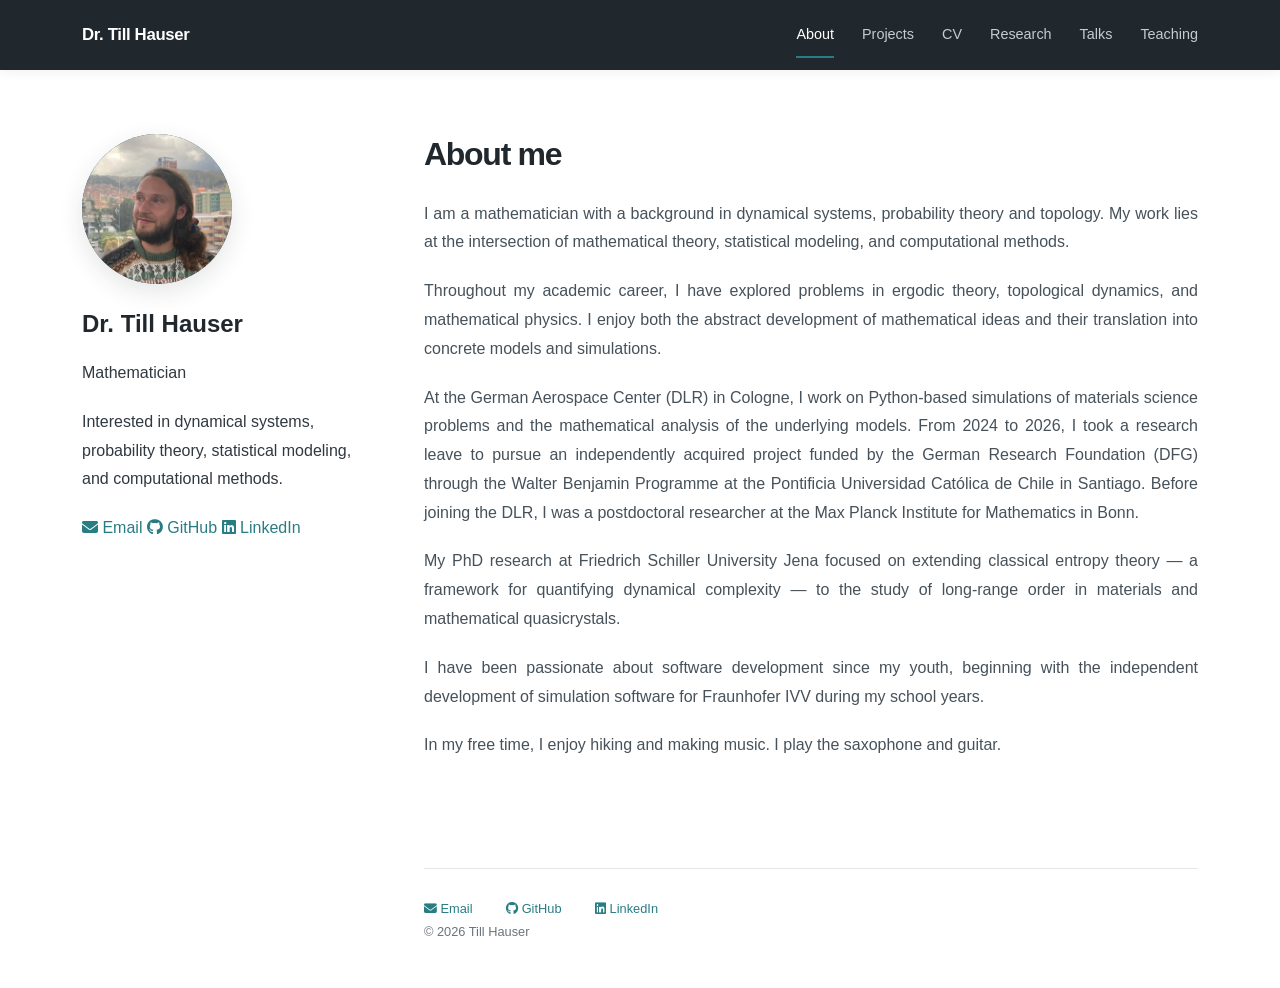
<file: index.html>
<!DOCTYPE html>
<html lang="en">
<head>
    <meta charset="UTF-8">
    <meta name="viewport" content="width=device-width, initial-scale=1.0">

    <title>Homepage of Dr. Till Hauser</title>

    <meta
        name="description"
        content="Personal website of Dr. Till Hauser, mathematician working in dynamical systems, probability theory, software, simulation and data science."
    >

    <link rel="stylesheet" href="css/style.css">
    <script src="js/main.js" defer></script>

    <link rel="stylesheet" href="https://cdnjs.cloudflare.com/ajax/libs/font-awesome/6.7.2/css/all.min.css">
</head>

<body>

    <!-- Site navigation -->
    <header class="site-header">
        <div class="header-inner">
            <a href="index.html" class="site-title">Dr. Till Hauser</a>

            <button
                class="menu-toggle"
                id="menu-toggle"
                aria-label="Open navigation menu"
                aria-expanded="false"
                aria-controls="main-navigation">
                <span></span>
                <span></span>
                <span></span>
            </button>

            <nav class="main-navigation" id="main-navigation" aria-label="Main navigation">
                <a href="index.html" class="nav-link active">About</a>
                <a href="projects.html" class="nav-link">Projects</a>
                <a href="cv.html" class="nav-link">CV</a>
                <a href="research.html" class="nav-link">Research</a>
                <a href="talks.html" class="nav-link">Talks</a>
                <a href="teaching.html" class="nav-link">Teaching</a>
            </nav>
        </div>
    </header>


    <!-- Main Layout -->
    <div class="page-layout">

        <!-- Sidebar -->
        <aside class="sidebar">

            <div class="profile">

                <div class="profile-image">
                    <img src="images/face.jpg" alt="">
                </div>

                <h1 class="profile-name">
                    Dr. Till Hauser
                </h1>

                <p class="profile-role">
                    Mathematician
                </p>

                <p class="profile-description">
                    Interested in dynamical systems, probability theory, statistical
                    modeling, and computational methods.
                </p>

                <div class="profile-links">

                    <a href="mailto:hauser.math@mail.de">
                        <i class="fa-solid fa-envelope link-icon"></i>
                        Email
                    </a>

                    <a href="https://github.com/TillHauser"
                       target="_blank"
                       rel="noopener noreferrer">
                        <i class="fa-brands fa-github link-icon"></i>
                        GitHub
                    </a>

                    <a href="https://www.linkedin.com/in/till-hauser-2a17a729b/"
                       target="_blank"
                       rel="noopener noreferrer">
                        <i class="fa-brands fa-linkedin link-icon"></i>
                        LinkedIn
                    </a>

                </div>

            </div>
        </aside>


        <!-- Main Content -->
        <main class="main-content" id="home">

            <!-- About -->
            <section class="content-section" id="about">
                <!--
                <p class="eyebrow">
                    MATHEMATICS · STATISTICS · COMPUTING
                </p>
                -->

                <h2>
                    About me
                </h2>

                <p class = "intro">
                    I am a mathematician with a background in dynamical systems, probability theory and topology.
                    My work lies at the intersection of mathematical theory,
                    statistical modeling, and computational methods.
                </p>

                <p class = "intro">
                    Throughout my academic career, I have explored problems in ergodic theory,
                    topological dynamics, and mathematical physics.

                    I enjoy both the abstract development of mathematical ideas
                    and their translation into concrete models and simulations.
                </p>
                <p class = "intro">
                    At the German Aerospace Center (DLR) in Cologne, I work on Python-based
                    simulations of materials science problems and the mathematical analysis of the underlying models.

                    From 2024 to 2026, I took a research leave to pursue an independently acquired project
                    funded by the German Research Foundation (DFG) through the Walter Benjamin Programme at the
                    Pontificia Universidad Católica de Chile in Santiago.

                    Before joining the DLR, I was a postdoctoral researcher at the
                    Max Planck Institute for Mathematics in Bonn.
                </p>
                <p class = "intro">
                    My PhD research at Friedrich Schiller University Jena focused on extending
                    classical entropy theory — a framework for quantifying dynamical
                    complexity — to the study of long-range order in materials and mathematical quasicrystals.
                </p>
                <p class = "intro">
                    I have been passionate about software development since my youth, beginning with the independent development of simulation software for Fraunhofer IVV during my school years.
                </p>
                <p class = "intro">
                    In my free time, I enjoy hiking and making music. I play the saxophone and guitar.
                </p>

            </section>

            <!-- Footer -->
            <footer class="site-footer">

                <a href="mailto:hauser.math@mail.de"
                   class = "footer-link">
                    <i class="fa-solid fa-envelope link-icon"></i>
                    Email
                </a>

                <a href="https://github.com/TillHauser"
                   target="_blank"
                   rel="noopener noreferrer"
                   class = "footer-link">
                    <i class="fa-brands fa-github link-icon"></i>
                    GitHub
                </a>

                <a href="https://www.linkedin.com/in/till-hauser-2a17a729b/"
                   target="_blank"
                   rel="noopener noreferrer"
                   class = "footer-link">
                    <i class="fa-brands fa-linkedin link-icon"></i>
                    LinkedIn
                </a>

                <p>
                    © <span id="current-year"></span>
                    Till Hauser
                </p>

            </footer>

        </main>

    </div>

</body>
</html>
</file>
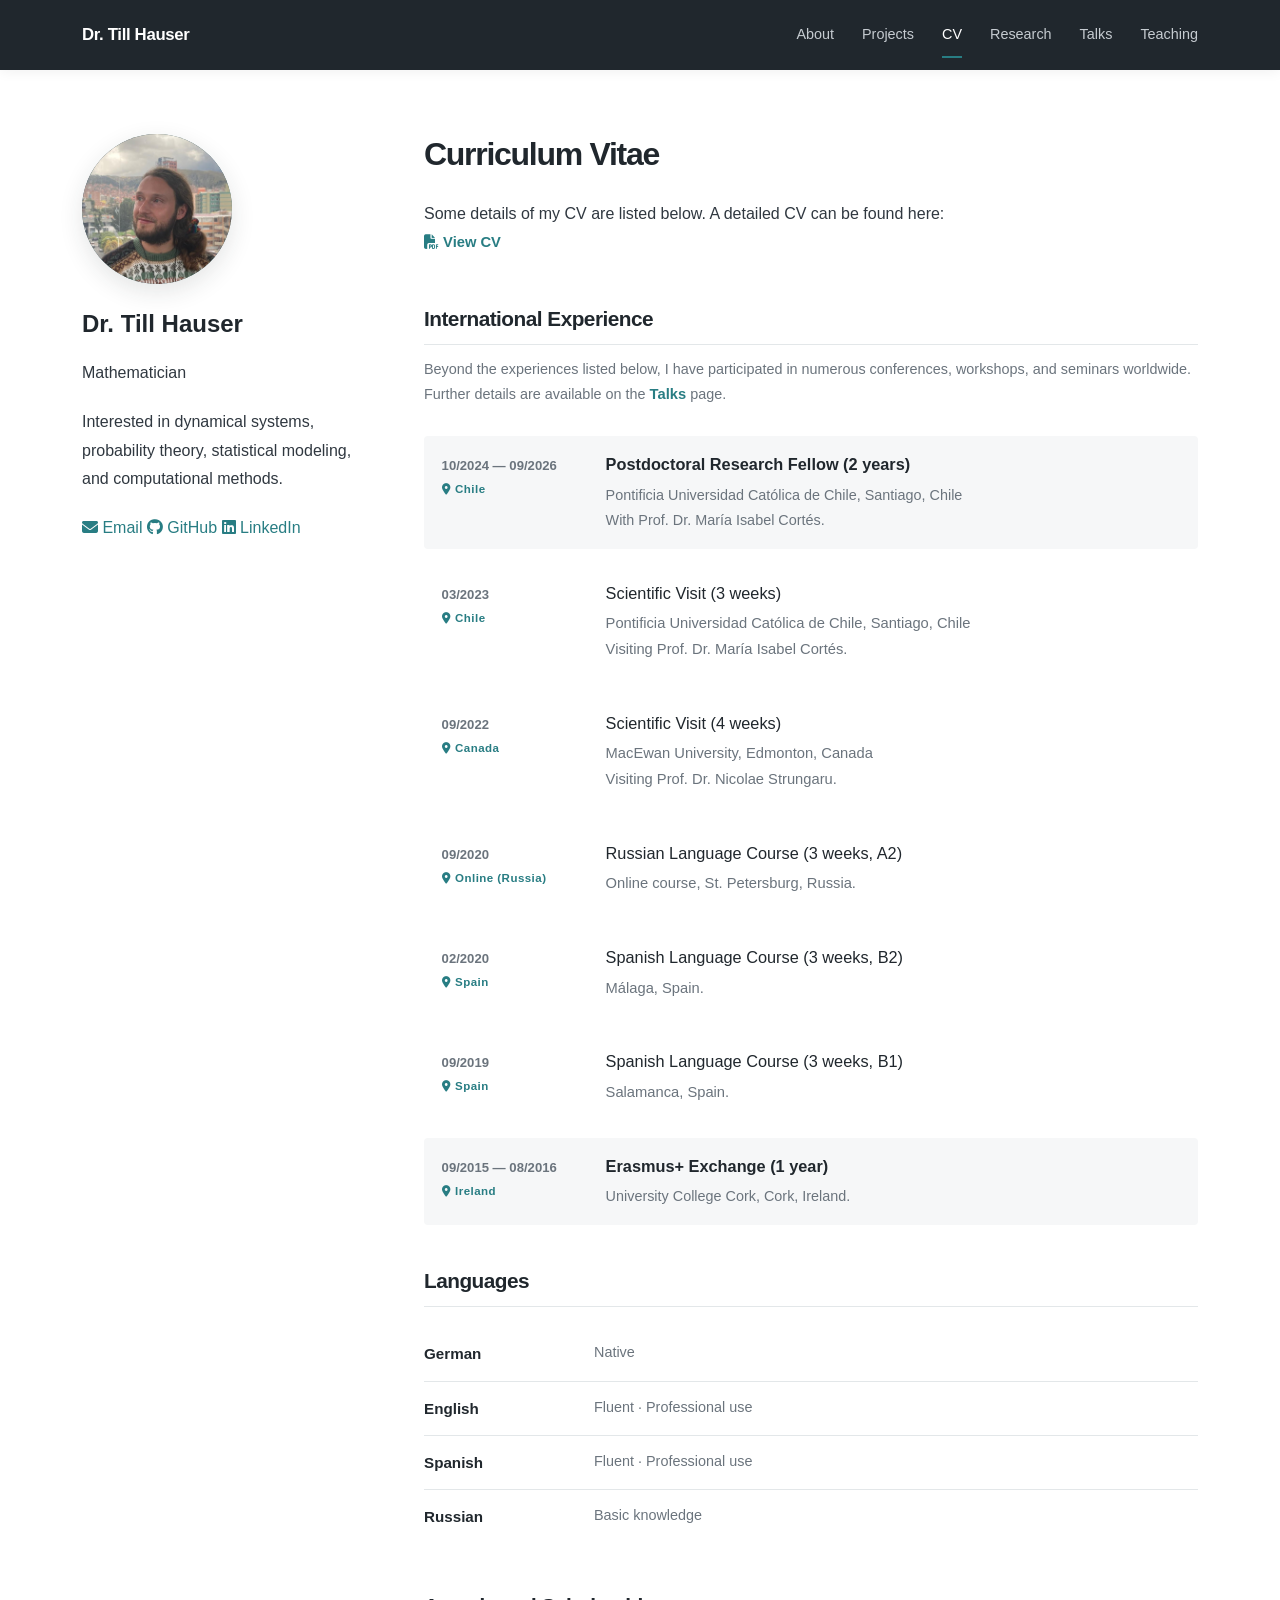
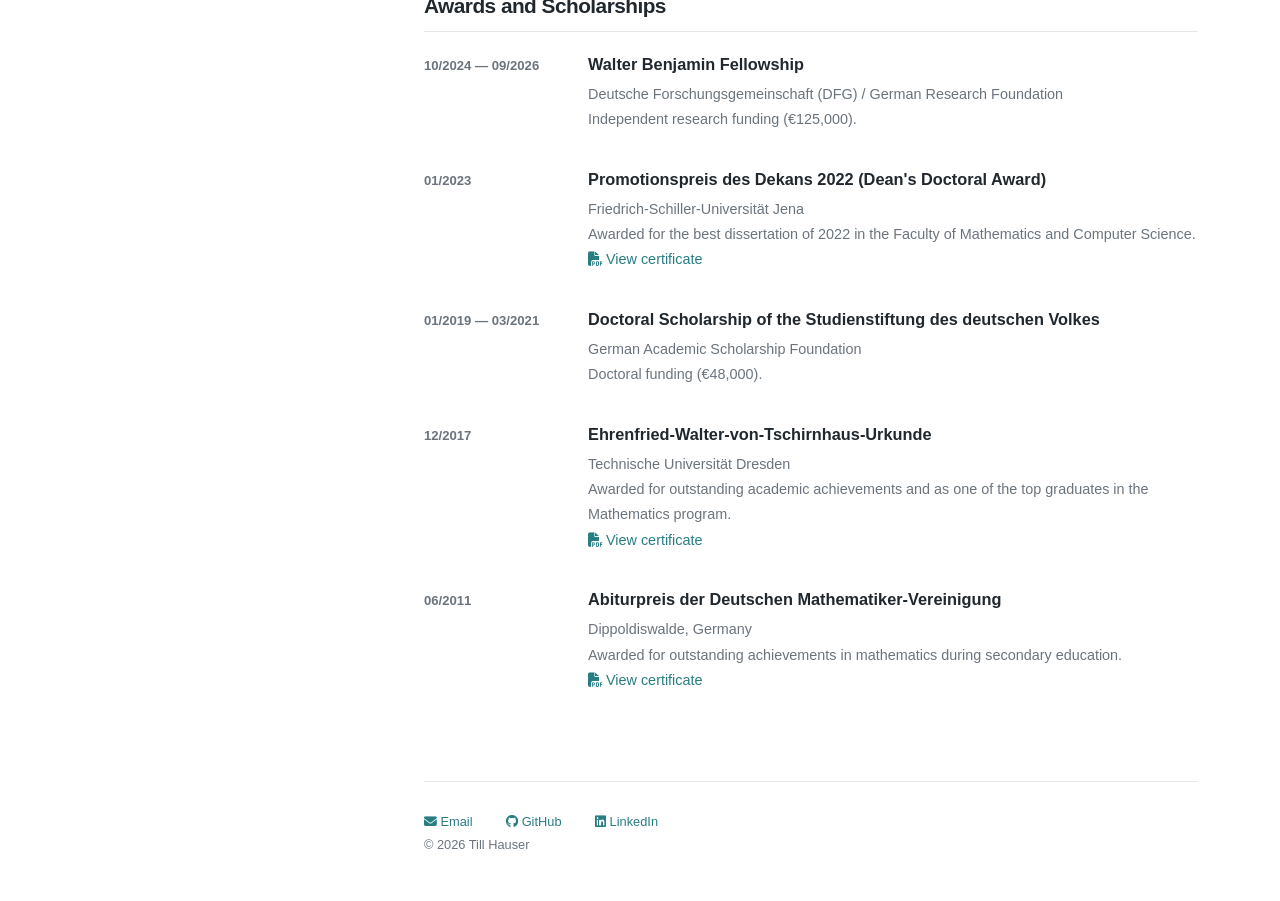
<file: cv.html>
<!DOCTYPE html>
<html lang="en">
<head>
    <meta charset="UTF-8">
    <meta name="viewport" content="width=device-width, initial-scale=1.0">

    <title>Homepage of Dr. Till Hauser</title>

    <meta
        name="description"
        content="Personal website of Dr. Till Hauser."
    >

    <link rel="stylesheet" href="css/style.css">
    <script src="js/main.js" defer></script>

    <link rel="stylesheet" href="https://cdnjs.cloudflare.com/ajax/libs/font-awesome/6.7.2/css/all.min.css">
</head>

<body>

    <!-- Site navigation -->
    <header class="site-header">
        <div class="header-inner">
            <a href="index.html" class="site-title">Dr. Till Hauser</a>

            <button
                class="menu-toggle"
                id="menu-toggle"
                aria-label="Open navigation menu"
                aria-expanded="false"
                aria-controls="main-navigation">
                <span></span>
                <span></span>
                <span></span>
            </button>

            <nav class="main-navigation" id="main-navigation" aria-label="Main navigation">
                <a href="index.html" class="nav-link">About</a>
                <a href="projects.html" class="nav-link">Projects</a>
                <a href="cv.html" class="nav-link active">CV</a>
                <a href="research.html" class="nav-link">Research</a>
                <a href="talks.html" class="nav-link">Talks</a>
                <a href="teaching.html" class="nav-link">Teaching</a>
            </nav>
        </div>
    </header>


    <!-- Main Layout -->
    <div class="page-layout">

        <!-- Sidebar -->
        <aside class="sidebar">

            <div class="profile">

                <div class="profile-image">
                    <img src="images/face.jpg" alt="">
                </div>

                <h1 class="profile-name">
                    Dr. Till Hauser
                </h1>

                <p class="profile-role">
                    Mathematician
                </p>

                <p class="profile-description">
                    Interested in dynamical systems, probability theory, statistical
                    modeling, and computational methods.
                </p>

                <div class="profile-links">

                    <a href="mailto:hauser.math@mail.de">
                        <i class="fa-solid fa-envelope link-icon"></i>
                        Email
                    </a>

                    <a href="https://github.com/TillHauser"
                       target="_blank"
                       rel="noopener noreferrer">
                        <i class="fa-brands fa-github link-icon"></i>
                        GitHub
                    </a>

                    <a href="https://www.linkedin.com/in/till-hauser-2a17a729b/"
                       target="_blank"
                       rel="noopener noreferrer">
                        <i class="fa-brands fa-linkedin link-icon"></i>
                        LinkedIn
                    </a>

                </div>

            </div>
        </aside>


        <!-- Main Content -->
        <main class="main-content" id="home">

            <!-- CV -->
            <section class="content-section" id="cv">

                <!--
                <p class="eyebrow">EXPERIENCE & EDUCATION</p>
                    -->
                <h2>Curriculum Vitae</h2>

                Some details of my CV are listed below. 
                A detailed CV can be found here: 
                <br>
                <a href="files/CV_Till_Hauser.pdf"
                   target="_blank"
                   class="text-link">
                   <i class="fa-solid fa-file-pdf"></i>
                   View CV 
                </a>


                <div class="cv-details">


                    <!-- International Experience -->
                    <div class="cv-category">

                        <h3>International Experience</h3>

                            <p class="cv-intro">
                                Beyond the experiences listed below, I have participated in numerous
                                conferences, workshops, and seminars worldwide.
                                Further details are available on the
                                <a href="talks.html" class="text-link">Talks</a> page.
                            </p>

                        <div class="cv-list cv-list-international">

                            <!-- Chile: Main international experience -->
                            <div class="cv-item cv-item-featured">
                                <div class="cv-item-date">
                                    <span class="cv-date-period">
                                        10/2024 — 09/2026
                                    </span>

                                    <span class="cv-country">
                                        <i class="fa-solid fa-location-dot"></i>
                                        Chile
                                    </span>
                                </div>

                                <div>
                                    <span class="cv-item-title">
                                        Postdoctoral Research Fellow (2 years)
                                    </span>

                                    <p class="cv-item-description">
                                        Pontificia Universidad Católica de Chile, Santiago, Chile
                                        <br>
                                        With Prof. Dr. María Isabel Cortés.
                                    </p>
                                </div>
                            </div>

                            <!-- Chile: Scientific visit -->
                            <div class="cv-item cv-item-secondary">
                                <div class="cv-item-date">
                                    <span class="cv-date-period">03/2023</span>

                                    <span class="cv-country">
                                        <i class="fa-solid fa-location-dot"></i>
                                        Chile
                                    </span>
                                </div>

                                <div>
                                    <span class="cv-item-title">
                                        Scientific Visit (3 weeks)
                                    </span>

                                    <p class="cv-item-description">
                                        Pontificia Universidad Católica de Chile, Santiago, Chile
                                        <br>
                                        Visiting Prof. Dr. María Isabel Cortés.
                                    </p>
                                </div>
                            </div>

                            <!-- Canada -->
                            <div class="cv-item cv-item-secondary">
                                <div class="cv-item-date">
                                    <span class="cv-date-period">09/2022</span>

                                    <span class="cv-country">
                                        <i class="fa-solid fa-location-dot"></i>
                                        Canada
                                    </span>
                                </div>

                                <div>
                                    <span class="cv-item-title">
                                        Scientific Visit (4 weeks)
                                    </span>

                                    <p class="cv-item-description">
                                        MacEwan University, Edmonton, Canada
                                        <br>
                                        Visiting Prof. Dr. Nicolae Strungaru.
                                    </p>
                                </div>
                            </div>


                            <!--
                            
                            <div class="cv-item cv-item-secondary">
                                <div class="cv-item-date">
                                    <span class="cv-date-period">07/2022</span>

                                    <span class="cv-country">
                                        <i class="fa-solid fa-location-dot"></i>
                                        Poland
                                    </span>
                                </div>

                                <div>
                                    <span class="cv-item-title">
                                        Scientific Visit (1 week)
                                    </span>

                                    <p class="cv-item-description">
                                        Jagiellonian University, Kraków, Poland
                                        <br>
                                        Visiting Prof. Dr. Maik Gröger and Prof. Dr. Dominik Kwietniak.
                                    </p>
                                </div>
                            </div>

                            
                            <div class="cv-item cv-item-secondary">
                                <div class="cv-item-date">
                                    <span class="cv-date-period">06/2022</span>

                                    <span class="cv-country">
                                        <i class="fa-solid fa-location-dot"></i>
                                        United Kingdom
                                    </span>
                                </div>

                                <div>
                                    <span class="cv-item-title">
                                        Scientific Visit (1 week)
                                    </span>

                                    <p class="cv-item-description">
                                        Durham University, Durham, United Kingdom
                                        <br>
                                        Visiting Prof. Dr. Gabriel Fuhrmann.
                                    </p>
                                </div>
                            </div>

                            -->

                            <!-- Russia -->
                            <div class="cv-item cv-item-secondary">
                                <div class="cv-item-date">
                                    <span class="cv-date-period">09/2020</span>

                                    <span class="cv-country">
                                        <i class="fa-solid fa-location-dot"></i>
                                        Online (Russia)
                                    </span>
                                </div>

                                <div>
                                    <span class="cv-item-title">
                                        Russian Language Course (3 weeks, A2)
                                    </span>

                                    <p class="cv-item-description">
                                        Online course, St. Petersburg, Russia.
                                    </p>
                                </div>
                            </div>

                            <!-- Spain -->
                            <div class="cv-item cv-item-secondary">
                                <div class="cv-item-date">
                                    <span class="cv-date-period">02/2020</span>

                                    <span class="cv-country">
                                        <i class="fa-solid fa-location-dot"></i>
                                        Spain
                                    </span>
                                </div>

                                <div>
                                    <span class="cv-item-title">
                                        Spanish Language Course (3 weeks, B2)
                                    </span>

                                    <p class="cv-item-description">
                                        Málaga, Spain.
                                    </p>
                                </div>
                            </div>

                            <!-- Spain -->
                            <div class="cv-item cv-item-secondary">
                                <div class="cv-item-date">
                                    <span class="cv-date-period">09/2019</span>

                                    <span class="cv-country">
                                        <i class="fa-solid fa-location-dot"></i>
                                        Spain
                                    </span>
                                </div>

                                <div>
                                    <span class="cv-item-title">
                                        Spanish Language Course (3 weeks, B1)
                                    </span>

                                    <p class="cv-item-description">
                                        Salamanca, Spain.
                                    </p>
                                </div>
                            </div>

                            <!-- Ireland: Long-term exchange -->
                            <div class="cv-item cv-item-featured">
                                <div class="cv-item-date">
                                    <span class="cv-date-period">
                                        09/2015 — 08/2016
                                    </span>

                                    <span class="cv-country">
                                        <i class="fa-solid fa-location-dot"></i>
                                        Ireland
                                    </span>
                                </div>

                                <div>
                                    <span class="cv-item-title">
                                        Erasmus+ Exchange (1 year)
                                    </span>

                                    <p class="cv-item-description">
                                        University College Cork, Cork, Ireland.
                                    </p>
                                </div>
                            </div>

                        </div>

                    </div>




                    <!-- Languages -->                
                    <div class="cv-subsection">

                        <h3 class="cv-subsection-heading">Languages</h3>

                        <div class="language-list">

                            <div class="language-item">
                                <span class="language-name">German</span>
                                <span class="language-level">Native</span>
                            </div>

                            <div class="language-item">
                                <span class="language-name">English</span>
                                <span class="language-level">Fluent · Professional use</span>
                            </div>

                            <div class="language-item">
                                <span class="language-name">Spanish</span>
                                <span class="language-level">Fluent · Professional use</span>
                            </div>

                            <div class="language-item">
                                <span class="language-name">Russian</span>
                                <span class="language-level">Basic knowledge</span>
                            </div>

                        </div>

                    </div>
                    
                    



                    <!-- Awards and Scholarships -->
                    <div class="cv-category">

                        <h3>Awards and Scholarships</h3>

                        <div class="cv-list">

                            <div class="cv-item">
                                <span class="cv-item-date">10/2024 — 09/2026</span>
                                <div>
                                    <span class="cv-item-title">
                                        Walter Benjamin Fellowship
                                    </span>
                                    <p class="cv-item-description">
                                        Deutsche Forschungsgemeinschaft (DFG) /
                                        German Research Foundation
                                        <br>
                                        Independent research funding (€125,000).
                                    </p>
                                </div>
                            </div>

                            <div class="cv-item">
                                <span class="cv-item-date">01/2023</span>
                                <div>
                                    <span class="cv-item-title">
                                        Promotionspreis des Dekans 2022
                                        (Dean's Doctoral Award)
                                    </span>
                                    <p class="cv-item-description">
                                        Friedrich-Schiller-Universität Jena
                                        <br>
                                        Awarded for the best dissertation of 2022
                                        in the Faculty of Mathematics and Computer Science.
                                        <br>
                                        <a href="files/Urkunde_Promotionspreis_Hauser.pdf"
                                            target="_blank"
                                            rel="noopener noreferrer"
                                            class="certificate-link">
                                                <i class="fa-solid fa-file-pdf"></i>
                                                View certificate 
                                        </a>
                                    </p>
                                </div>
                            </div>

                            <div class="cv-item">
                                <span class="cv-item-date">01/2019 — 03/2021</span>
                                <div>
                                    <span class="cv-item-title">
                                        Doctoral Scholarship of the Studienstiftung des deutschen Volkes
                                    </span>
                                    <p class="cv-item-description">
                                        German Academic Scholarship Foundation
                                        <br>
                                        Doctoral funding (€48,000).
                                    </p>
                                </div>
                            </div>

                            <div class="cv-item">
                                <span class="cv-item-date">12/2017</span>
                                <div>
                                    <span class="cv-item-title">
                                        Ehrenfried-Walter-von-Tschirnhaus-Urkunde
                                    </span>
                                    <p class="cv-item-description">
                                        Technische Universität Dresden
                                        <br>
                                        Awarded for outstanding academic achievements
                                        and as one of the top graduates in the Mathematics program.
                                        <br>
                                        <a href="files/Urkunde_Tschirnhaus_Hauser.pdf"
                                            target="_blank"
                                            rel="noopener noreferrer"
                                            class="certificate-link">
                                                <i class="fa-solid fa-file-pdf"></i>
                                                View certificate 
                                        </a>
                                    </p>
                                </div>
                            </div>

                            <div class="cv-item">
                                <span class="cv-item-date">06/2011</span>
                                <div>
                                    <span class="cv-item-title">
                                        Abiturpreis der Deutschen Mathematiker-Vereinigung
                                    </span>
                                    <p class="cv-item-description">
                                        Dippoldiswalde, Germany
                                        <br>
                                        Awarded for outstanding achievements in mathematics
                                        during secondary education.
                                        <br>
                                        <a href="files/Urkunde_DMV_Abiturpreis_Hauser.pdf"
                                            target="_blank"
                                            rel="noopener noreferrer"
                                            class="certificate-link">
                                                <i class="fa-solid fa-file-pdf"></i>
                                                View certificate 
                                        </a>
                                    </p>
                                </div>
                            </div>

                        </div>

                    </div>

                </div>




            </section>


            <!-- Footer -->
            <footer class="site-footer">

                <a href="mailto:hauser.math@mail.de"
                   class = "footer-link">
                    <i class="fa-solid fa-envelope link-icon"></i>
                    Email
                </a>

                <a href="https://github.com/TillHauser"
                   target="_blank"
                   rel="noopener noreferrer"
                   class = "footer-link">
                    <i class="fa-brands fa-github link-icon"></i>
                    GitHub
                </a>

                <a href="https://www.linkedin.com/in/till-hauser-2a17a729b/"
                   target="_blank"
                   rel="noopener noreferrer"
                   class = "footer-link">
                    <i class="fa-brands fa-linkedin link-icon"></i>
                    LinkedIn
                </a>

                <p>
                    © <span id="current-year"></span>
                    Till Hauser
                </p>

            </footer>

        </main>

    </div>

</body>
</html>
</file>
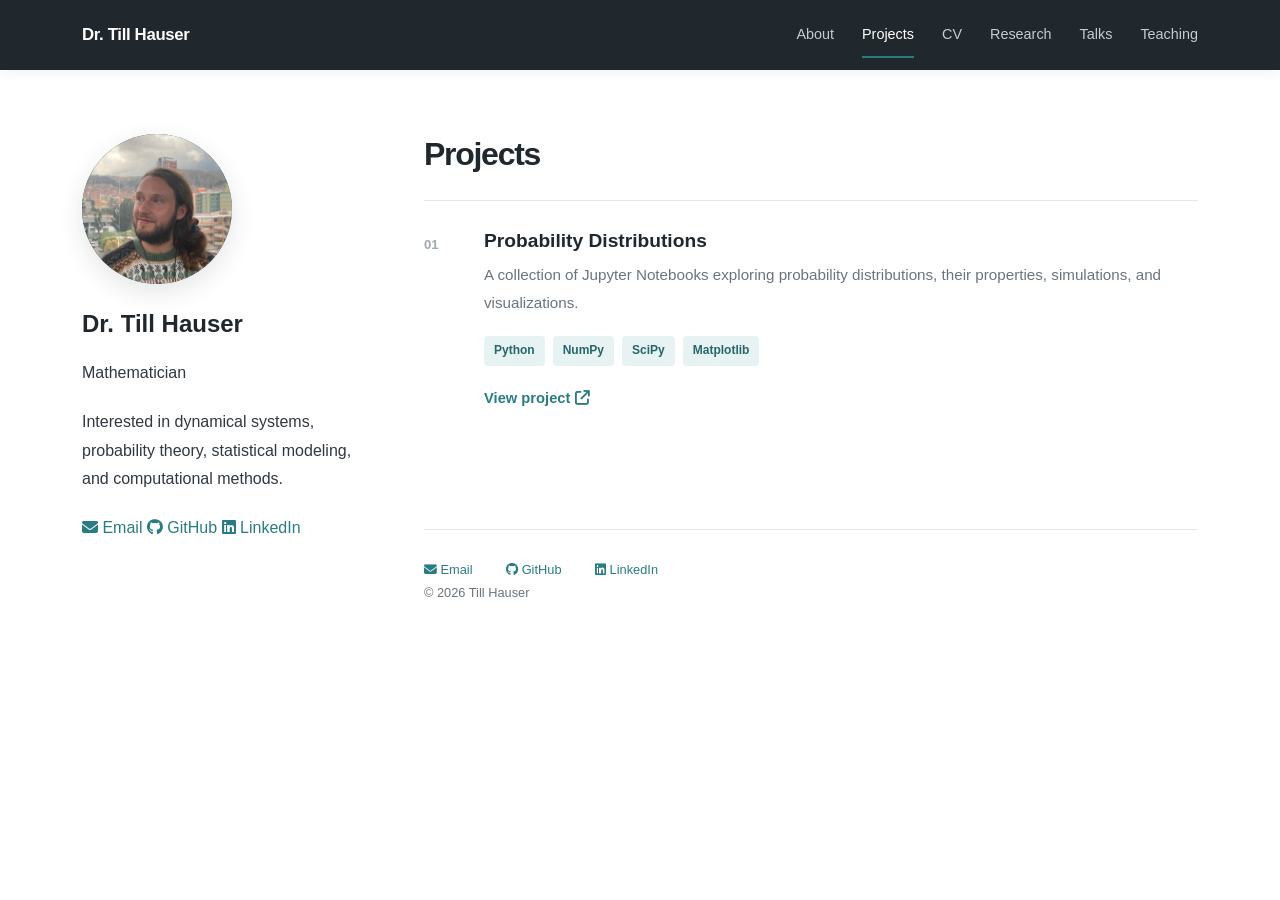
<file: projects.html>
<!DOCTYPE html>
<html lang="en">
<head>
    <meta charset="UTF-8">
    <meta name="viewport" content="width=device-width, initial-scale=1.0">

    <title>Homepage of Dr. Till Hauser</title>

    <meta
        name="description"
        content="Personal website of Dr. Till Hauser."
    >

    <link rel="stylesheet" href="css/style.css">
    <script src="js/main.js" defer></script>

    <link rel="stylesheet" href="https://cdnjs.cloudflare.com/ajax/libs/font-awesome/6.7.2/css/all.min.css">
</head>

<body>

    <!-- Site navigation -->
    <header class="site-header">
        <div class="header-inner">
            <a href="index.html" class="site-title">Dr. Till Hauser</a>

            <button
                class="menu-toggle"
                id="menu-toggle"
                aria-label="Open navigation menu"
                aria-expanded="false"
                aria-controls="main-navigation">
                <span></span>
                <span></span>
                <span></span>
            </button>

            <nav class="main-navigation" id="main-navigation" aria-label="Main navigation">
                <a href="index.html" class="nav-link">About</a>
                <a href="projects.html" class="nav-link active">Projects</a>
                <a href="cv.html" class="nav-link">CV</a>
                <a href="research.html" class="nav-link">Research</a>
                <a href="talks.html" class="nav-link">Talks</a>
                <a href="teaching.html" class="nav-link">Teaching</a>
            </nav>
        </div>
    </header>


    <!-- Main Layout -->
    <div class="page-layout">

        <!-- Sidebar -->
        <aside class="sidebar">

            <div class="profile">

                <div class="profile-image">
                    <img src="images/face.jpg" alt="">
                </div>

                <h1 class="profile-name">
                    Dr. Till Hauser
                </h1>

                <p class="profile-role">
                    Mathematician
                </p>

                <p class="profile-description">
                    Interested in dynamical systems, probability theory, statistical
                    modeling, and computational methods.
                </p>

                <div class="profile-links">

                    <a href="mailto:hauser.math@mail.de">
                        <i class="fa-solid fa-envelope link-icon"></i>
                        Email
                    </a>

                    <a href="https://github.com/TillHauser"
                       target="_blank"
                       rel="noopener noreferrer">
                        <i class="fa-brands fa-github link-icon"></i>
                        GitHub
                    </a>

                    <a href="https://www.linkedin.com/in/till-hauser-2a17a729b/"
                       target="_blank"
                       rel="noopener noreferrer">
                        <i class="fa-brands fa-linkedin link-icon"></i>
                        LinkedIn
                    </a>

                </div>

            </div>
        </aside>


        <!-- Main Content -->
        <main class="main-content" id="home">



            <!-- Projects -->
            <section class="content-section" id="projects">

                <div class="section-heading">
                    <h2>Projects</h2>
                </div>

                <article class="project">

                    <div class="project-number">01</div>

                    <div class="project-content">

                        <h3>
                            Probability Distributions
                        </h3>

                        <p>
                            A collection of Jupyter Notebooks
                            exploring probability distributions,
                            their properties, simulations,
                            and visualizations.
                        </p>

                        <div class="talk-tags">
                            <span>Python</span>
                            <span>NumPy</span>
                            <span>SciPy</span>
                            <span>Matplotlib</span>
                        </div>

                        <a href="https://github.com/TillHauser/Probability-Distributions"
                           target="_blank"
                           rel="noopener noreferrer"
                           class="project-link">
                            View project 
                            <i class="fa-solid fa-arrow-up-right-from-square"></i>
                        </a>

                    </div>

                </article>

                <!--
                <article class="project">

                    <div class="project-number">02</div>

                    <div class="project-content">

                        <h3>
                            Computational Modeling
                        </h3>

                        <p>
                            Exploring mathematical models through
                            numerical experiments, Monte Carlo
                            methods, and computational simulations.
                        </p>

                        <div class="project-tags">
                            <span>Python</span>
                            <span>Simulation</span>
                            <span>Numerical Methods</span>
                        </div>

                        <a href="#"
                           class="project-link">
                            Coming soon
                        </a>

                    </div>

                    -->

                </article>

            </section>



            <!-- Footer -->
            <footer class="site-footer">

                <a href="mailto:hauser.math@mail.de"
                   class = "footer-link">
                    <i class="fa-solid fa-envelope link-icon"></i>
                    Email
                </a>

                <a href="https://github.com/TillHauser"
                   target="_blank"
                   rel="noopener noreferrer"
                   class = "footer-link">
                    <i class="fa-brands fa-github link-icon"></i>
                    GitHub
                </a>

                <a href="https://www.linkedin.com/in/till-hauser-2a17a729b/"
                   target="_blank"
                   rel="noopener noreferrer"
                   class = "footer-link">
                    <i class="fa-brands fa-linkedin link-icon"></i>
                    LinkedIn
                </a>

                <p>
                    © <span id="current-year"></span>
                    Till Hauser
                </p>

            </footer>

        </main>

    </div>

</body>
</html>
</file>
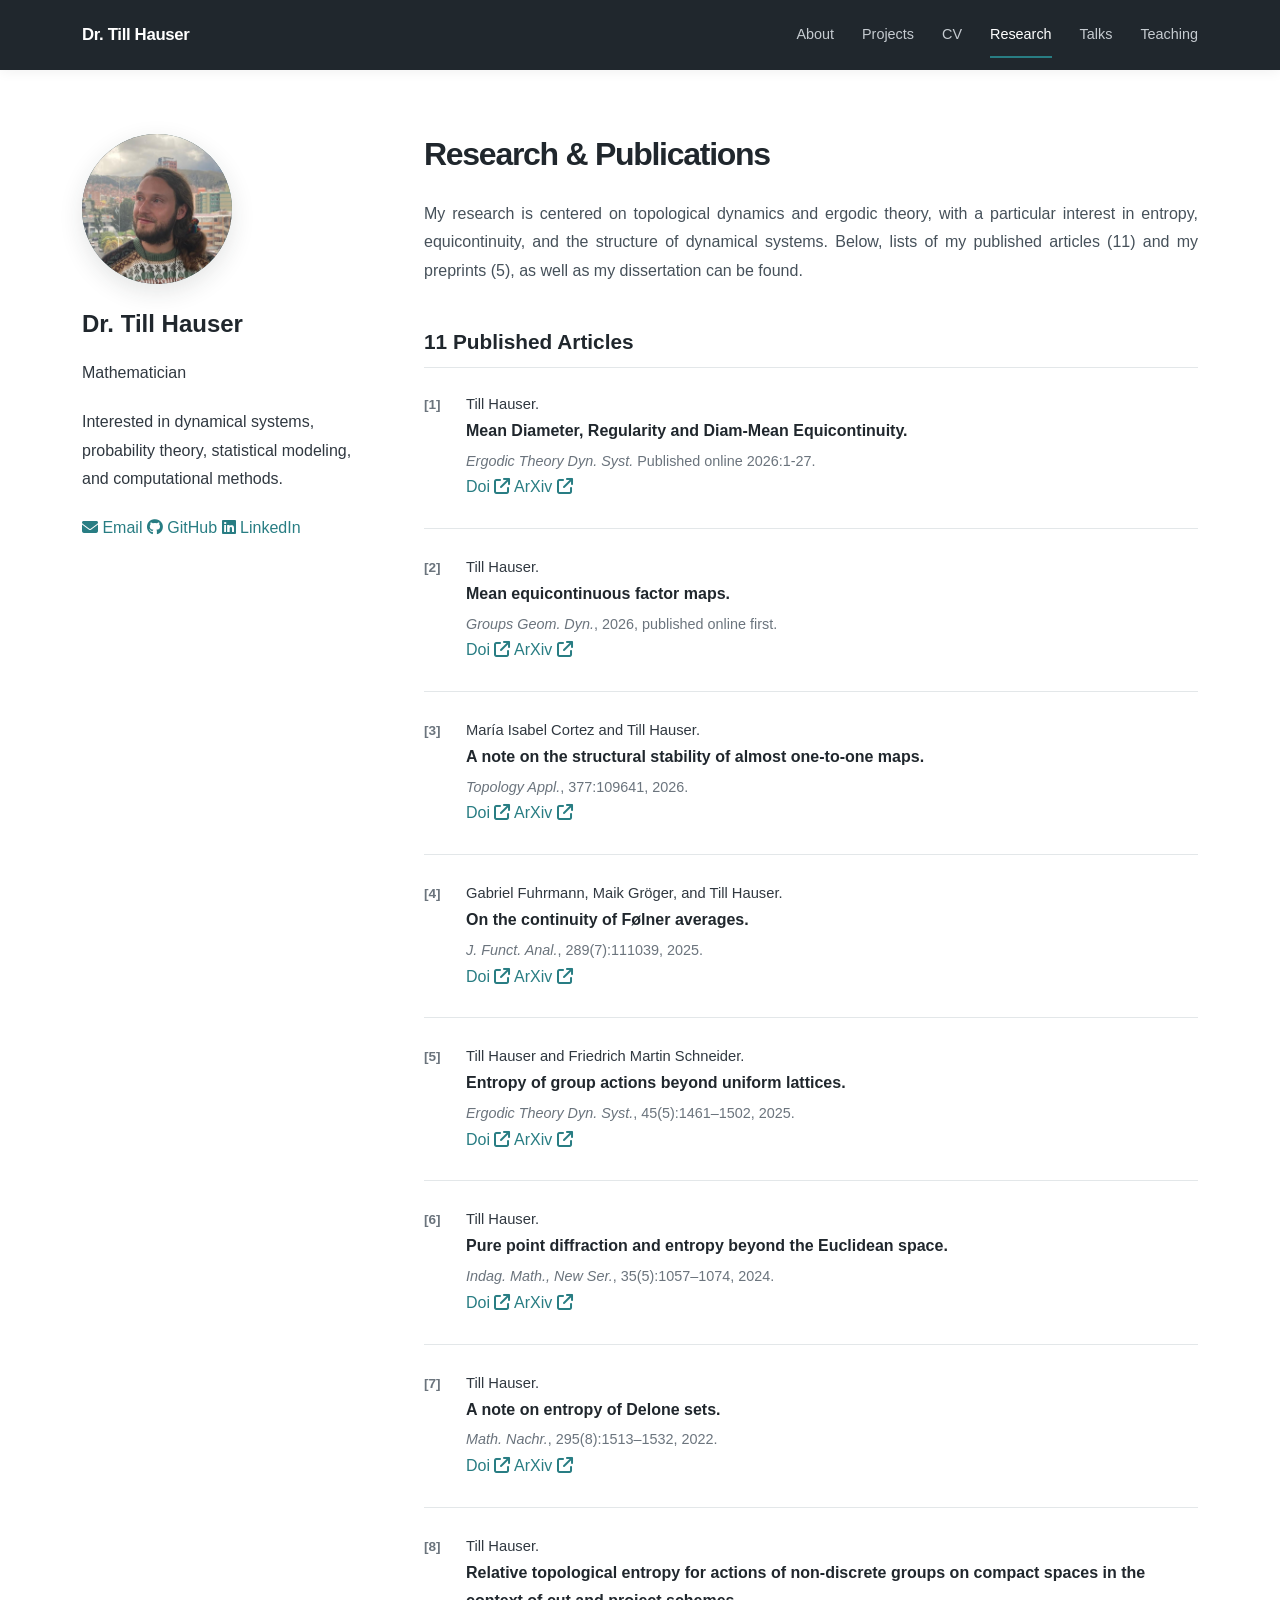
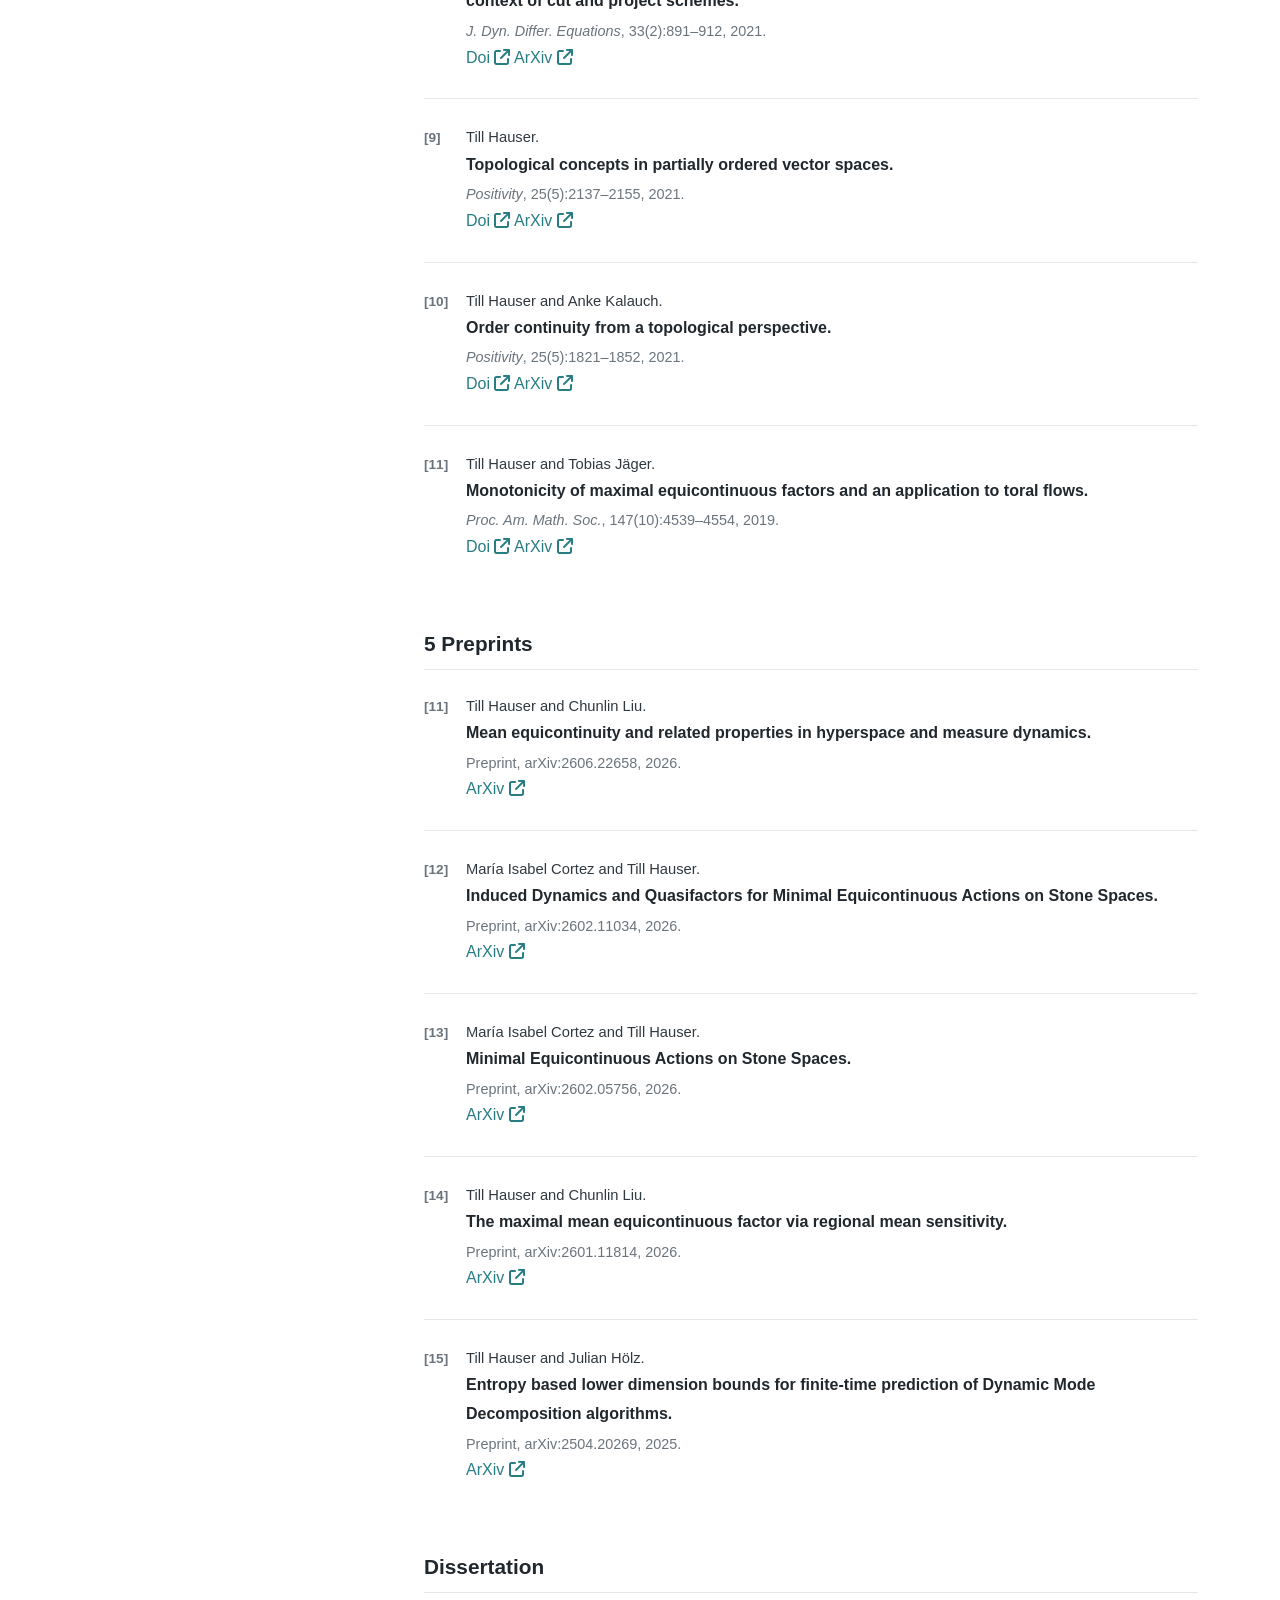
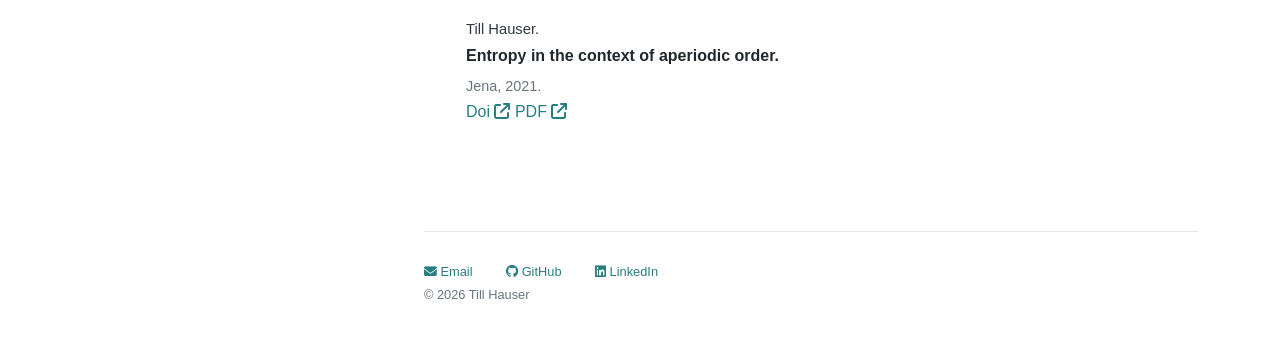
<file: research.html>
<!DOCTYPE html>
<html lang="en">
<head>
    <meta charset="UTF-8">
    <meta name="viewport" content="width=device-width, initial-scale=1.0">

    <title>Homepage of Dr. Till Hauser</title>

    <meta
        name="description"
        content="Personal website of Dr. Till Hauser."
    >

    <link rel="stylesheet" href="css/style.css">
    <script src="js/main.js" defer></script>

    <link rel="stylesheet" href="https://cdnjs.cloudflare.com/ajax/libs/font-awesome/6.7.2/css/all.min.css">
</head>

<body>

    <!-- Site navigation -->
    <header class="site-header">
        <div class="header-inner">
            <a href="index.html" class="site-title">Dr. Till Hauser</a>

            <button
                class="menu-toggle"
                id="menu-toggle"
                aria-label="Open navigation menu"
                aria-expanded="false"
                aria-controls="main-navigation">
                <span></span>
                <span></span>
                <span></span>
            </button>

            <nav class="main-navigation" id="main-navigation" aria-label="Main navigation">
                <a href="index.html" class="nav-link">About</a>
                <a href="projects.html" class="nav-link">Projects</a>
                <a href="cv.html" class="nav-link">CV</a>
                <a href="research.html" class="nav-link active">Research</a>
                <a href="talks.html" class="nav-link">Talks</a>
                <a href="teaching.html" class="nav-link">Teaching</a>
            </nav>
        </div>
    </header>


    <!-- Main Layout -->
    <div class="page-layout">

        <!-- Sidebar -->
        <aside class="sidebar">

            <div class="profile">

                <div class="profile-image">
                    <img src="images/face.jpg" alt="">
                </div>

                <h1 class="profile-name">
                    Dr. Till Hauser
                </h1>

                <p class="profile-role">
                    Mathematician
                </p>

                <p class="profile-description">
                    Interested in dynamical systems, probability theory, statistical
                    modeling, and computational methods.
                </p>

                <div class="profile-links">

                    <a href="mailto:hauser.math@mail.de">
                        <i class="fa-solid fa-envelope link-icon"></i>
                        Email
                    </a>

                    <a href="https://github.com/TillHauser"
                       target="_blank"
                       rel="noopener noreferrer">
                        <i class="fa-brands fa-github link-icon"></i>
                        GitHub
                    </a>

                    <a href="https://www.linkedin.com/in/till-hauser-2a17a729b/"
                       target="_blank"
                       rel="noopener noreferrer">
                        <i class="fa-brands fa-linkedin link-icon"></i>
                        LinkedIn
                    </a>

                </div>

            </div>
        </aside>

        <main class="main-content">
            <section class="content-section research-page" id="publications">
                <h2>Research &amp; Publications</h2>

                <p class="intro">
                    My research is centered on topological dynamics and ergodic theory,
                    with a particular interest in entropy, equicontinuity, and the
                    structure of dynamical systems.

                    Below, lists of my published articles (11) and my preprints (5), as well as my dissertation can be found.
                </p>




                <div class="publication-group">
                    <div class="publication-section-heading">
                        <h3 class="publication-heading">11 Published Articles</h3>
                    </div>

                    <ol class="publication-list">
                        <li>
                            <span class="authors">Till Hauser.</span>
                            <a class="publication-title" href="https://doi.org/10.1017/etds.2026.10338"
                               target="_blank" rel="noopener noreferrer">
                                Mean Diameter, Regularity and Diam-Mean Equicontinuity.
                            </a>
                            <span class="journal"><em>Ergodic Theory Dyn. Syst.</em> Published online 2026:1-27.</span>
                            <a class="publication-link" href="https://doi.org/10.1017/etds.2026.10338"
                               target="_blank" rel="noopener noreferrer">Doi <span aria-hidden="true"><i class="fa-solid fa-arrow-up-right-from-square"></i></span></a>
                            <a class="publication-link" href="https://arxiv.org/abs/2510.22484"
                               target="_blank" rel="noopener noreferrer">ArXiv <span aria-hidden="true"><i class="fa-solid fa-arrow-up-right-from-square"></i></span></a>
                        </li>


                        <li>
                            <span class="authors">Till Hauser.</span>
                            <a class="publication-title" href="https://doi.org/10.4171/GGD/961"
                               target="_blank" rel="noopener noreferrer">
                                Mean equicontinuous factor maps.
                            </a>
                            <span class="journal"><em>Groups Geom. Dyn.</em>, 2026, published online first.</span>
                            <a class="publication-link" href="https://doi.org/10.4171/GGD/961"
                               target="_blank" rel="noopener noreferrer">Doi <span aria-hidden="true"><i class="fa-solid fa-arrow-up-right-from-square"></i></span></a>
                            <a class="publication-link" href="https://arxiv.org/abs/2411.15549"
                               target="_blank" rel="noopener noreferrer">ArXiv <span aria-hidden="true"><i class="fa-solid fa-arrow-up-right-from-square"></i></span></a>
                        </li>

                        <li>
                            <span class="authors">María Isabel Cortez and Till Hauser.</span>
                            <a class="publication-title" href="https://doi.org/10.1016/j.topol.2025.109641"
                               target="_blank" rel="noopener noreferrer">
                                A note on the structural stability of almost one-to-one maps.
                            </a>
                            <span class="journal"><em>Topology Appl.</em>, 377:109641, 2026.</span>
                            <a class="publication-link" href="https://doi.org/10.1016/j.topol.2025.109641"
                               target="_blank" rel="noopener noreferrer">Doi <span aria-hidden="true"><i class="fa-solid fa-arrow-up-right-from-square"></i></span></a>
                            <a class="publication-link" href="https://arxiv.org/abs/2509.23015"
                               target="_blank" rel="noopener noreferrer">ArXiv <span aria-hidden="true"><i class="fa-solid fa-arrow-up-right-from-square"></i></span></a>
                        </li>

                        <li>
                            <span class="authors">Gabriel Fuhrmann, Maik Gröger, and Till Hauser.</span>
                            <a class="publication-title" href="https://doi.org/10.1016/j.jfa.2025.111039"
                               target="_blank" rel="noopener noreferrer">
                                On the continuity of Følner averages.
                            </a>
                            <span class="journal"><em>J. Funct. Anal.</em>, 289(7):111039, 2025.</span>
                            <a class="publication-link" href="https://doi.org/10.1016/j.jfa.2025.111039"
                               target="_blank" rel="noopener noreferrer">Doi <span aria-hidden="true"><i class="fa-solid fa-arrow-up-right-from-square"></i></span></a>
                            <a class="publication-link" href="https://arxiv.org/abs/2303.17191"
                               target="_blank" rel="noopener noreferrer">ArXiv <span aria-hidden="true"><i class="fa-solid fa-arrow-up-right-from-square"></i></span></a>
                        </li>

                        <li>
                            <span class="authors">Till Hauser and Friedrich Martin Schneider.</span>
                            <a class="publication-title" href="https://doi.org/10.1017/etds.2024.52"
                               target="_blank" rel="noopener noreferrer">
                                Entropy of group actions beyond uniform lattices.
                            </a>
                            <span class="journal"><em>Ergodic Theory Dyn. Syst.</em>, 45(5):1461–1502, 2025.</span>
                            <a class="publication-link" href="https://doi.org/10.1017/etds.2024.52"
                               target="_blank" rel="noopener noreferrer">Doi <span aria-hidden="true"><i class="fa-solid fa-arrow-up-right-from-square"></i></span></a>
                            <a class="publication-link" href="https://arxiv.org/abs/2202.02088"
                               target="_blank" rel="noopener noreferrer">ArXiv <span aria-hidden="true"><i class="fa-solid fa-arrow-up-right-from-square"></i></span></a>
                        </li>

                        <li>
                            <span class="authors">Till Hauser.</span>
                            <a class="publication-title" href="https://doi.org/10.1016/j.indag.2024.07.003"
                               target="_blank" rel="noopener noreferrer">
                                Pure point diffraction and entropy beyond the Euclidean space.
                            </a>
                            <span class="journal"><em>Indag. Math., New Ser.</em>, 35(5):1057–1074, 2024.</span>
                            <a class="publication-link" href="https://doi.org/10.1016/j.indag.2024.07.003"
                               target="_blank" rel="noopener noreferrer">Doi <span aria-hidden="true"><i class="fa-solid fa-arrow-up-right-from-square"></i></span></a>
                            <a class="publication-link" href="https://arxiv.org/abs/2011.12880"
                               target="_blank" rel="noopener noreferrer">ArXiv <span aria-hidden="true"><i class="fa-solid fa-arrow-up-right-from-square"></i></span></a>
                        </li>

                        <li>
                            <span class="authors">Till Hauser.</span>
                            <a class="publication-title" href="https://doi.org/10.1002/mana.202000063"
                               target="_blank" rel="noopener noreferrer">
                                A note on entropy of Delone sets.
                            </a>
                            <span class="journal"><em>Math. Nachr.</em>, 295(8):1513–1532, 2022.</span>
                            <a class="publication-link" href="https://doi.org/10.1002/mana.202000063"
                               target="_blank" rel="noopener noreferrer">Doi <span aria-hidden="true"><i class="fa-solid fa-arrow-up-right-from-square"></i></span></a>
                            <a class="publication-link" href="https://arxiv.org/abs/1902.05441"
                               target="_blank" rel="noopener noreferrer">ArXiv <span aria-hidden="true"><i class="fa-solid fa-arrow-up-right-from-square"></i></span></a>
                        </li>

                        <li>
                            <span class="authors">Till Hauser.</span>
                            <a class="publication-title" href="https://doi.org/10.1007/s10884-020-09838-3"
                               target="_blank" rel="noopener noreferrer">
                                Relative topological entropy for actions of non-discrete groups on compact spaces
                                in the context of cut and project schemes.
                            </a>
                            <span class="journal"><em>J. Dyn. Differ. Equations</em>, 33(2):891–912, 2021.</span>
                            <a class="publication-link" href="https://doi.org/10.1007/s10884-020-09838-3"
                               target="_blank" rel="noopener noreferrer">Doi <span aria-hidden="true"><i class="fa-solid fa-arrow-up-right-from-square"></i></span></a>
                            <a class="publication-link" href="https://arxiv.org/abs/1901.08985"
                               target="_blank" rel="noopener noreferrer">ArXiv <span aria-hidden="true"><i class="fa-solid fa-arrow-up-right-from-square"></i></span></a>
                        </li>

                        <li>
                            <span class="authors">Till Hauser.</span>
                            <a class="publication-title" href="https://doi.org/10.1007/s11117-021-00857-y"
                               target="_blank" rel="noopener noreferrer">
                                Topological concepts in partially ordered vector spaces.
                            </a>
                            <span class="journal"><em>Positivity</em>, 25(5):2137–2155, 2021.</span>
                            <a class="publication-link" href="https://doi.org/10.1007/s11117-021-00857-y"
                               target="_blank" rel="noopener noreferrer">Doi <span aria-hidden="true"><i class="fa-solid fa-arrow-up-right-from-square"></i></span></a>
                            <a class="publication-link" href="https://arxiv.org/abs/1910.11254"
                               target="_blank" rel="noopener noreferrer">ArXiv <span aria-hidden="true"><i class="fa-solid fa-arrow-up-right-from-square"></i></span></a>
                        </li>

                        <li>
                            <span class="authors">Till Hauser and Anke Kalauch.</span>
                            <a class="publication-title" href="https://doi.org/10.1007/s11117-021-00834-5"
                               target="_blank" rel="noopener noreferrer">
                                Order continuity from a topological perspective.
                            </a>
                            <span class="journal"><em>Positivity</em>, 25(5):1821–1852, 2021.</span>
                            <a class="publication-link" href="https://doi.org/10.1007/s11117-021-00834-5"
                               target="_blank" rel="noopener noreferrer">Doi <span aria-hidden="true"><i class="fa-solid fa-arrow-up-right-from-square"></i></span></a>
                            <a class="publication-link" href="https://arxiv.org/abs/1711.02929"
                               target="_blank" rel="noopener noreferrer">ArXiv <span aria-hidden="true"><i class="fa-solid fa-arrow-up-right-from-square"></i></span></a>
                        </li>

                        <li>
                            <span class="authors">Till Hauser and Tobias Jäger.</span>
                            <a class="publication-title" href="https://doi.org/10.1090/proc/14562"
                               target="_blank" rel="noopener noreferrer">
                                Monotonicity of maximal equicontinuous factors and an application to toral flows.
                            </a>
                            <span class="journal"><em>Proc. Am. Math. Soc.</em>, 147(10):4539–4554, 2019.</span>
                            <a class="publication-link" href="https://doi.org/10.1090/proc/14562"
                               target="_blank" rel="noopener noreferrer">Doi <span aria-hidden="true"><i class="fa-solid fa-arrow-up-right-from-square"></i></span></a>
                            <a class="publication-link" href="https://arxiv.org/abs/1711.05672"
                               target="_blank" rel="noopener noreferrer">ArXiv <span aria-hidden="true"><i class="fa-solid fa-arrow-up-right-from-square"></i></span></a>
                        </li>
                    </ol>
                </div>

                <div class="publication-group">
                    <div class="publication-section-heading">
                        <h3 class="publication-heading">5 Preprints</h3>
                    </div>

                    <ol class="publication-list" start="11">
                        <li>
                            <span class="authors">Till Hauser and Chunlin Liu.</span>
                            <a class="publication-title" href="https://arxiv.org/abs/2606.22658"
                               target="_blank" rel="noopener noreferrer">
                                Mean equicontinuity and related properties in hyperspace and measure dynamics.
                            </a>
                            <span class="journal">Preprint, arXiv:2606.22658, 2026.</span>
                            <a class="publication-link" href="https://arxiv.org/abs/2606.22658"
                               target="_blank" rel="noopener noreferrer">ArXiv <span aria-hidden="true"><i class="fa-solid fa-arrow-up-right-from-square"></i></span></a>
                        </li>

                        <li>
                            <span class="authors">María Isabel Cortez and Till Hauser.</span>
                            <a class="publication-title" href="https://arxiv.org/abs/2602.11034"
                               target="_blank" rel="noopener noreferrer">
                                Induced Dynamics and Quasifactors for Minimal Equicontinuous Actions on Stone Spaces.
                            </a>
                            <span class="journal">Preprint, arXiv:2602.11034, 2026.</span>
                            <a class="publication-link" href="https://arxiv.org/abs/2602.11034"
                               target="_blank" rel="noopener noreferrer">ArXiv <span aria-hidden="true"><i class="fa-solid fa-arrow-up-right-from-square"></i></span></a>
                        </li>

                        <li>
                            <span class="authors">María Isabel Cortez and Till Hauser.</span>
                            <a class="publication-title" href="https://arxiv.org/abs/2602.05756"
                               target="_blank" rel="noopener noreferrer">
                                Minimal Equicontinuous Actions on Stone Spaces.
                            </a>
                            <span class="journal">Preprint, arXiv:2602.05756, 2026.</span>
                            <a class="publication-link" href="https://arxiv.org/abs/2602.05756"
                               target="_blank" rel="noopener noreferrer">ArXiv <span aria-hidden="true"><i class="fa-solid fa-arrow-up-right-from-square"></i></span></a>
                        </li>

                        <li>
                            <span class="authors">Till Hauser and Chunlin Liu.</span>
                            <a class="publication-title" href="https://arxiv.org/abs/2601.11814"
                               target="_blank" rel="noopener noreferrer">
                                The maximal mean equicontinuous factor via regional mean sensitivity.
                            </a>
                            <span class="journal">Preprint, arXiv:2601.11814, 2026.</span>
                            <a class="publication-link" href="https://arxiv.org/abs/2601.11814"
                               target="_blank" rel="noopener noreferrer">ArXiv <span aria-hidden="true"><i class="fa-solid fa-arrow-up-right-from-square"></i></span></a>
                        </li>

                        <li>
                            <span class="authors">Till Hauser and Julian Hölz.</span>
                            <a class="publication-title" href="https://arxiv.org/abs/2504.20269"
                               target="_blank" rel="noopener noreferrer">
                                Entropy based lower dimension bounds for finite-time prediction of Dynamic Mode
                                Decomposition algorithms.
                            </a>
                            <span class="journal">Preprint, arXiv:2504.20269, 2025.</span>
                            <a class="publication-link" href="https://arxiv.org/abs/2504.20269"
                               target="_blank" rel="noopener noreferrer">ArXiv <span aria-hidden="true"><i class="fa-solid fa-arrow-up-right-from-square"></i></span></a>
                        </li>
                    </ol>
                </div>

                <div class="publication-group">
                    <div class="publication-section-heading">
                        <h3 class="publication-heading">Dissertation</h3>
                    </div>

                    <ul class="dissertation-list">
                        <li>
                            <span class="authors">Till Hauser.</span>
                            <a class="publication-title" href="https://www.db-thueringen.de/receive/dbt_mods_00049347?lang=en"
                               target="_blank" rel="noopener noreferrer">
                                Entropy in the context of aperiodic order.
                            </a>
                            <span class="journal"><em></em> Jena, 2021.</span>
                            <a class="publication-link" href="https://doi.org/10.22032/dbt.49347"
                               target="_blank" rel="noopener noreferrer">Doi <span aria-hidden="true"><i class="fa-solid fa-arrow-up-right-from-square"></i></span></a>
                            <a class="publication-link" href="files/Dissertation_Hauser.pdf"
                               target="_blank" rel="noopener noreferrer">PDF <span aria-hidden="true"><i class="fa-solid fa-arrow-up-right-from-square"></i></span></a>
                        </li>
                    </ul>
                </div>

            </section>

            <!-- Footer -->
            <footer class="site-footer">

                <a href="mailto:hauser.math@mail.de"
                   class = "footer-link">
                    <i class="fa-solid fa-envelope link-icon"></i>
                    Email
                </a>

                <a href="https://github.com/TillHauser"
                   target="_blank"
                   rel="noopener noreferrer"
                   class = "footer-link">
                    <i class="fa-brands fa-github link-icon"></i>
                    GitHub
                </a>

                <a href="https://www.linkedin.com/in/till-hauser-2a17a729b/"
                   target="_blank"
                   rel="noopener noreferrer"
                   class = "footer-link">
                    <i class="fa-brands fa-linkedin link-icon"></i>
                    LinkedIn
                </a>

                <p>
                    © <span id="current-year"></span>
                    Till Hauser
                </p>

            </footer>

        </main>

    </div>

</body>
</html>
</file>
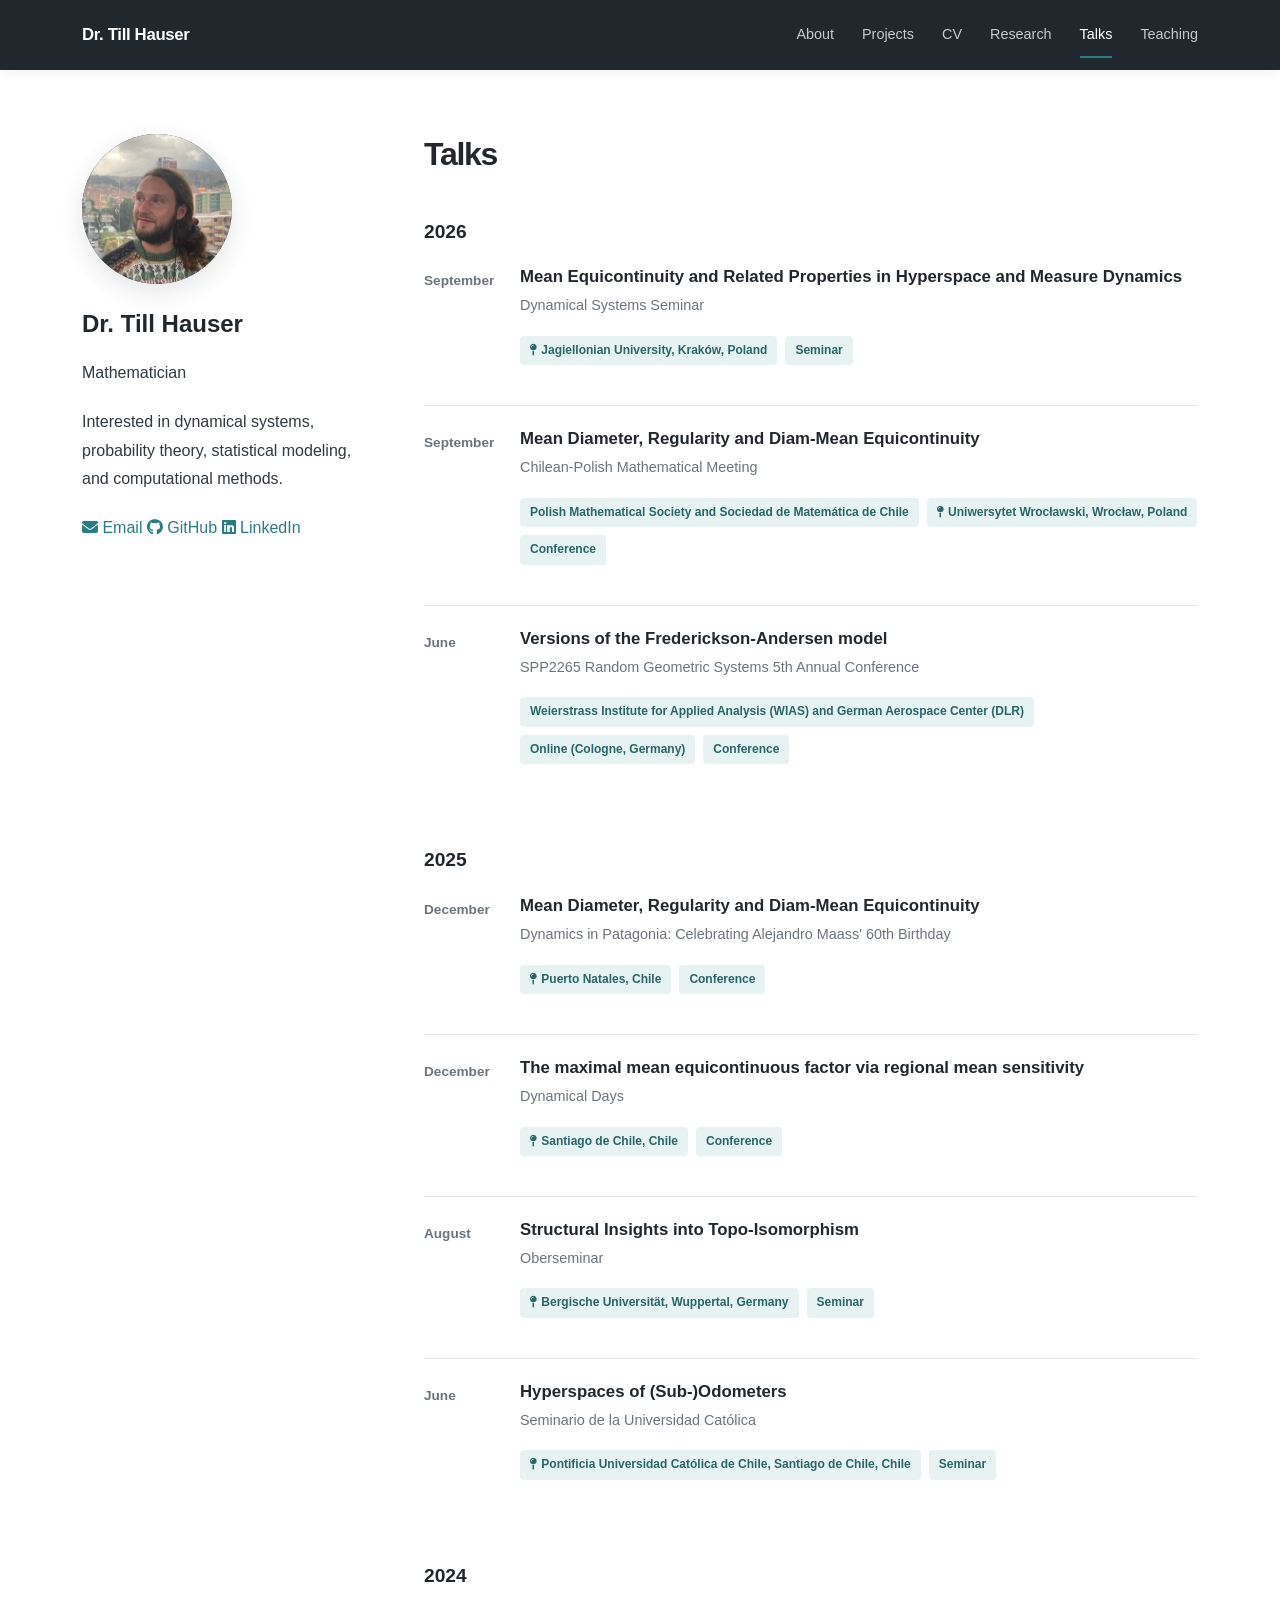
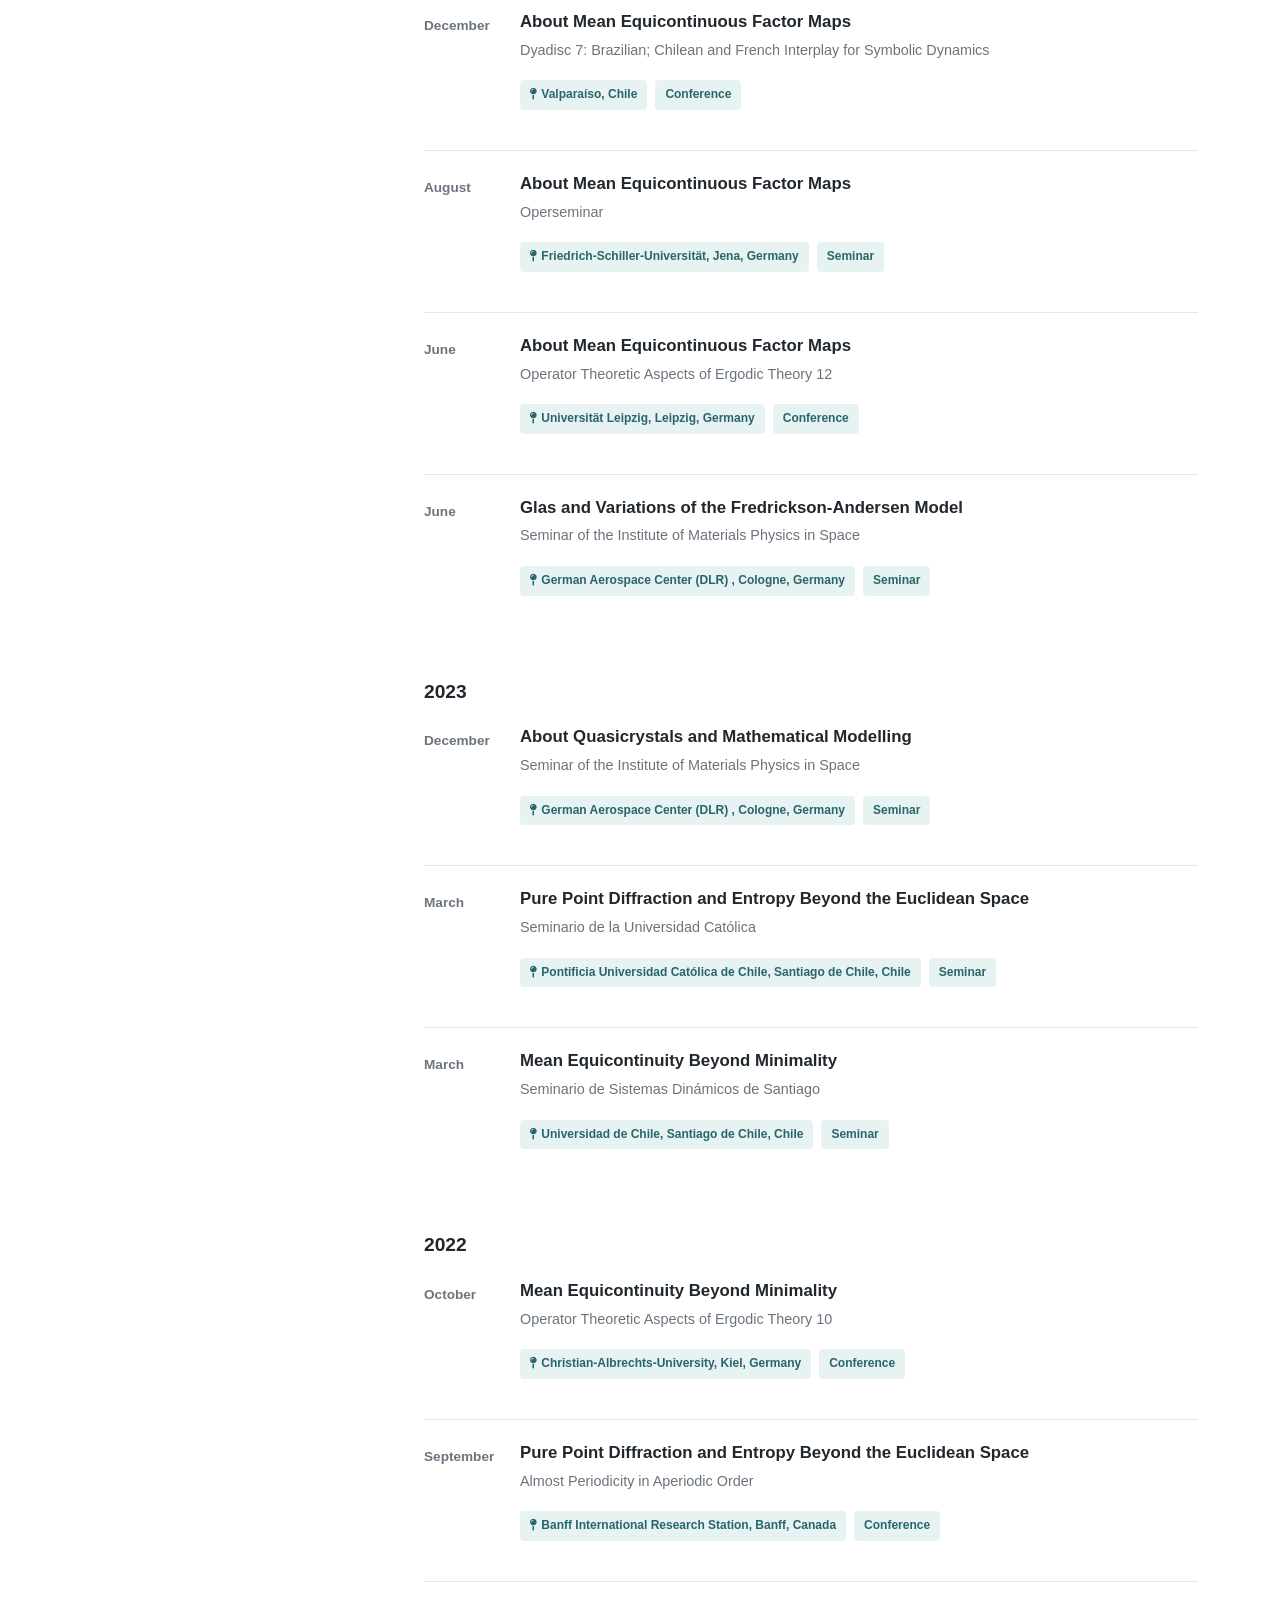
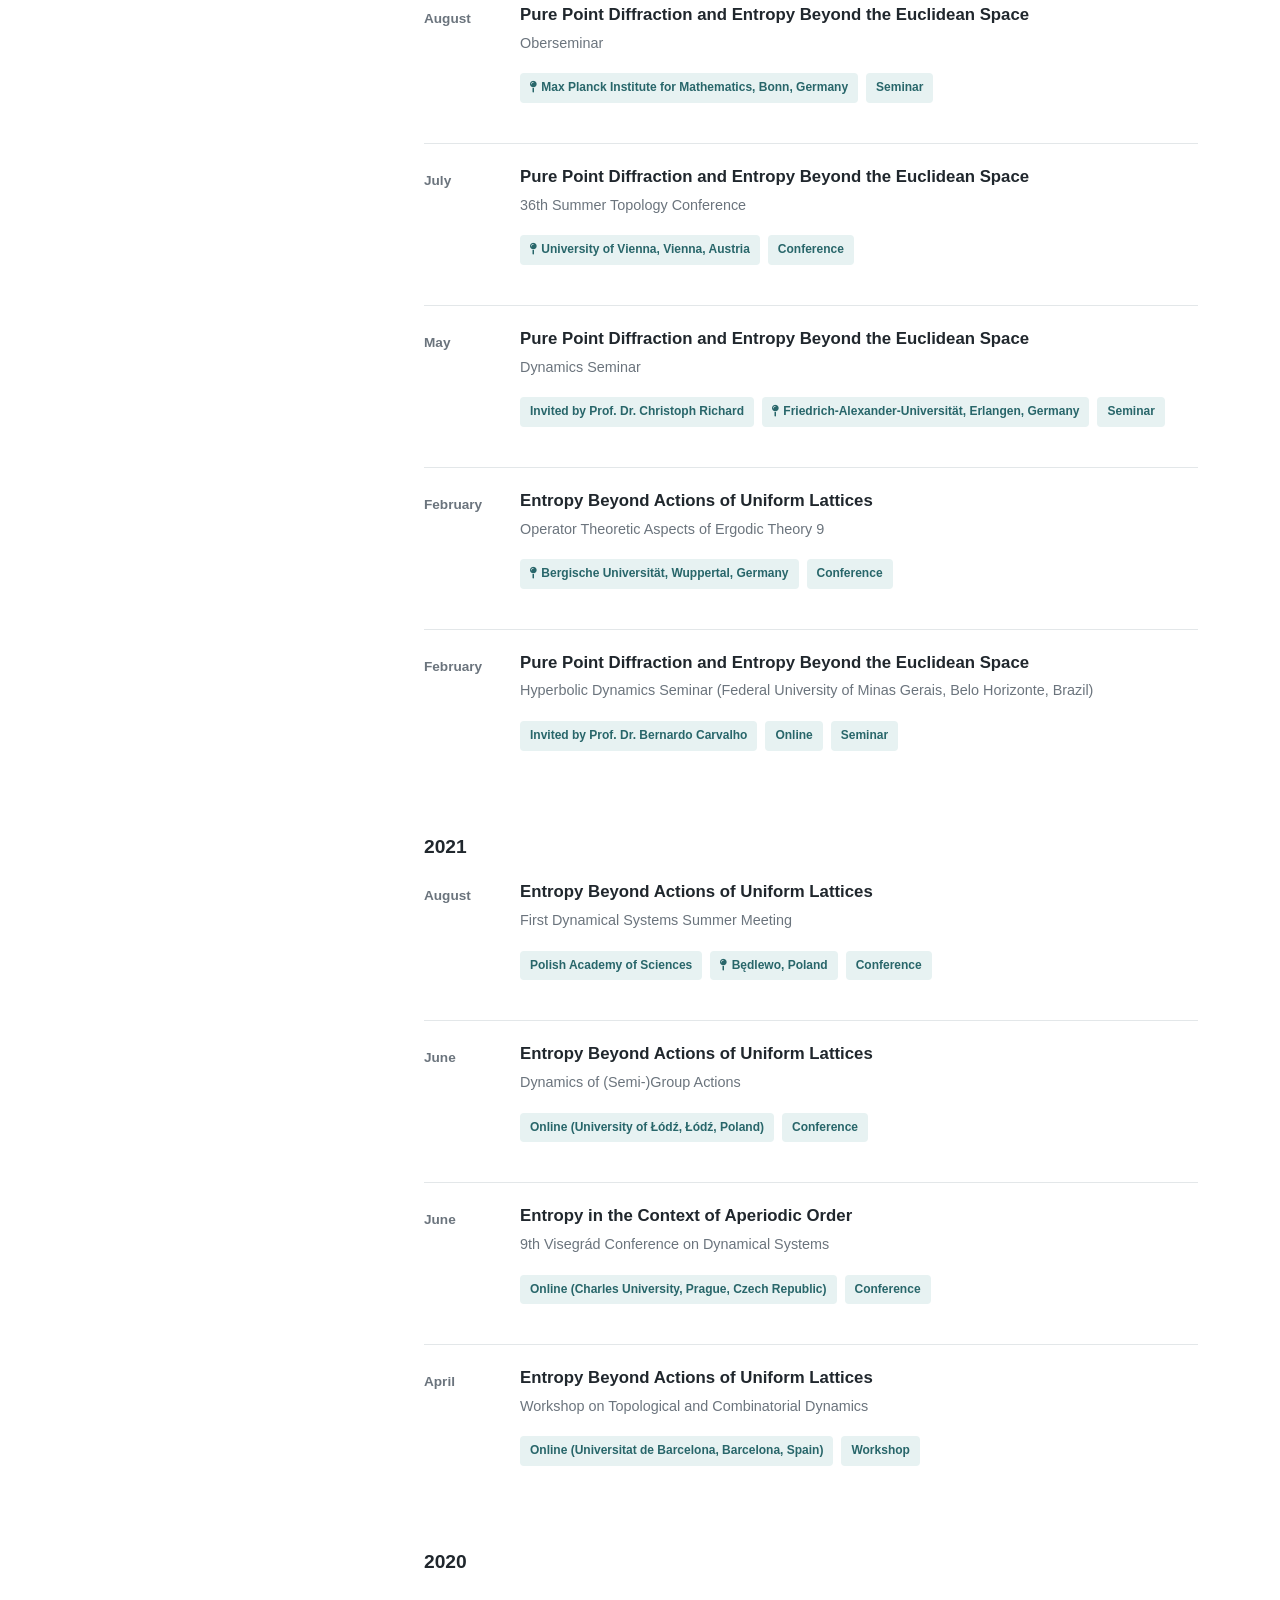
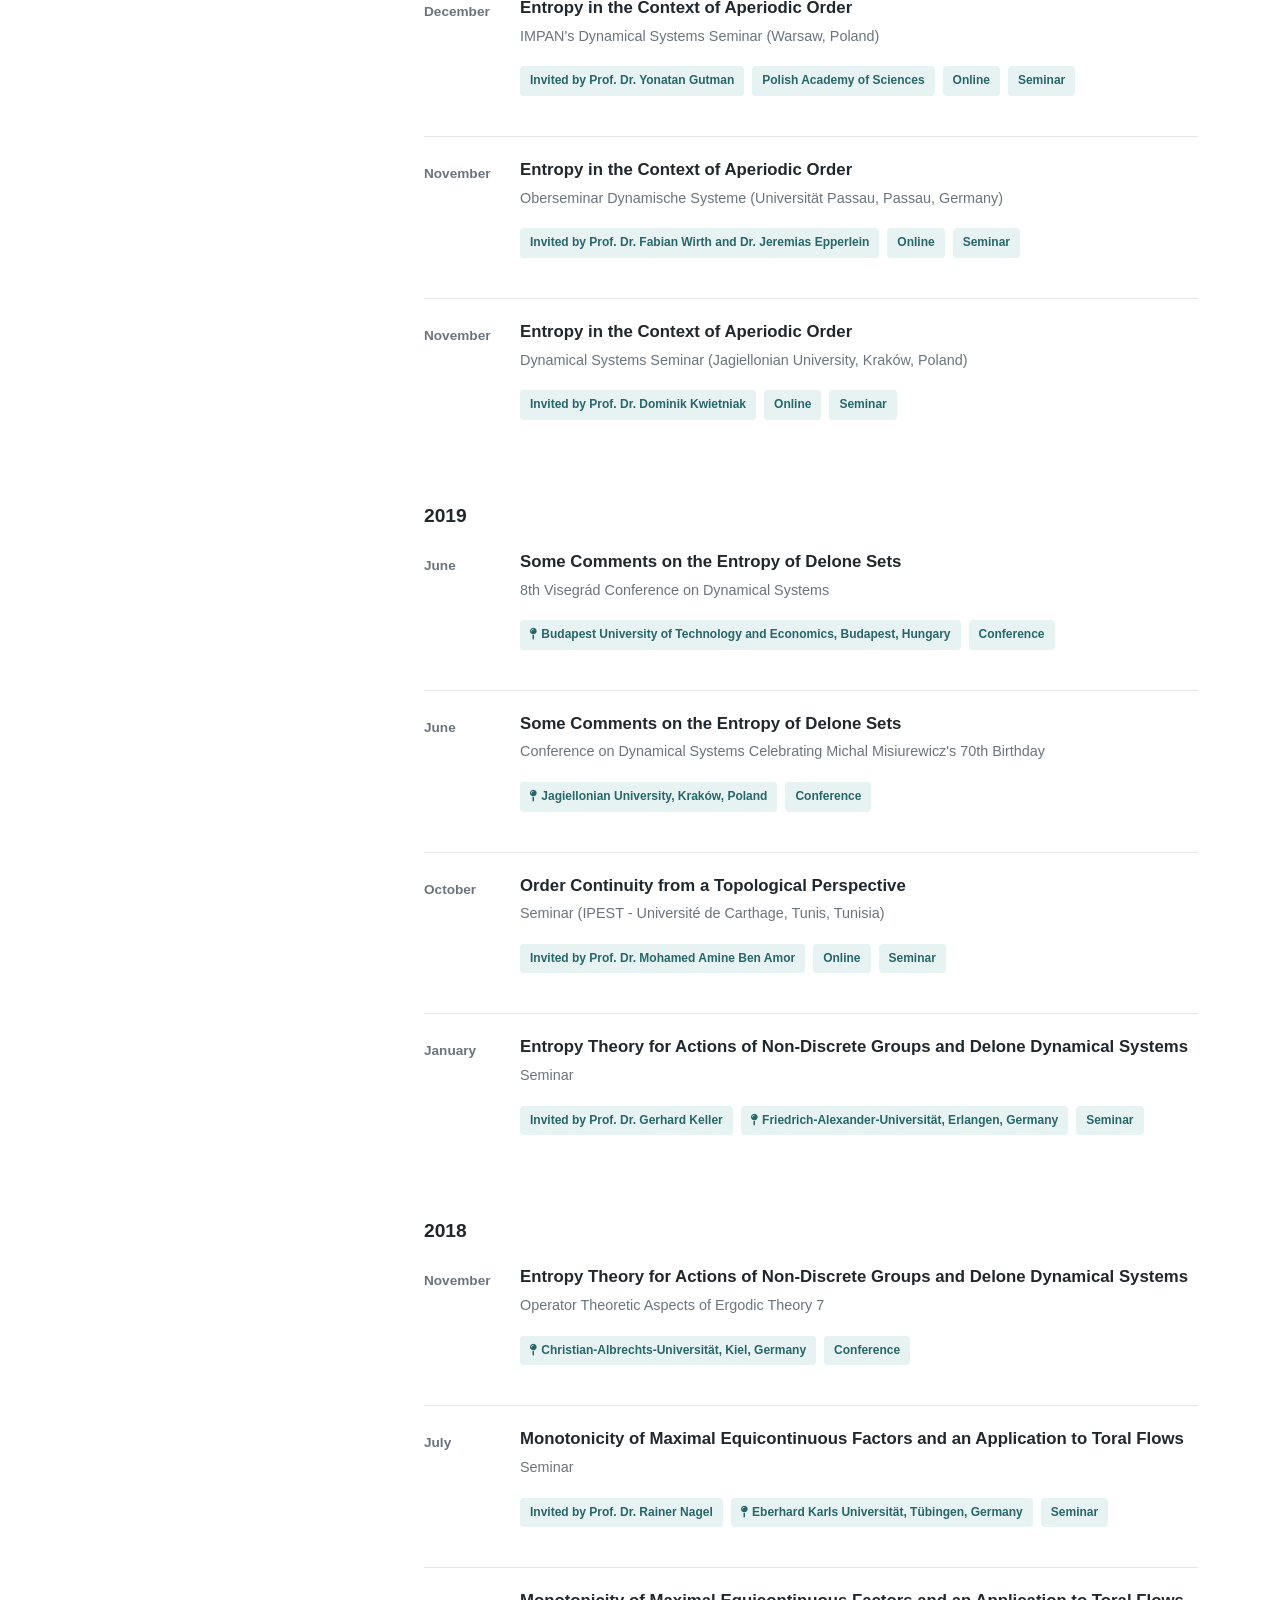
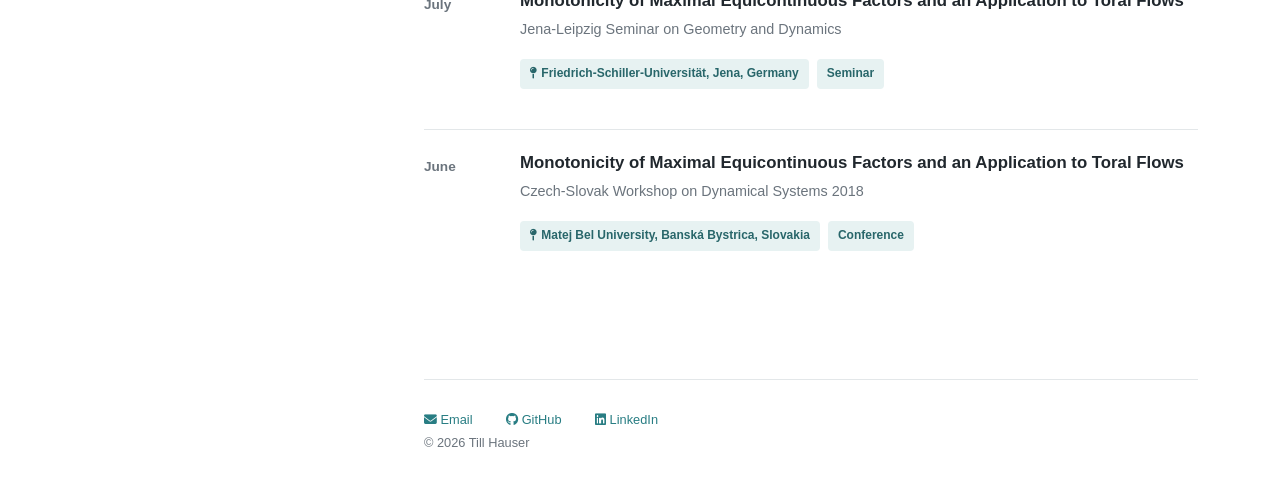
<file: talks.html>
<!DOCTYPE html>
<html lang="en">
<head>
    <meta charset="UTF-8">
    <meta name="viewport" content="width=device-width, initial-scale=1.0">

    <title>Homepage of Dr. Till Hauser</title>

    <meta
        name="description"
        content="Personal website of Dr. Till Hauser."
    >

    <link rel="stylesheet" href="css/style.css">
    <script src="js/main.js" defer></script>

    <link rel="stylesheet" href="https://cdnjs.cloudflare.com/ajax/libs/font-awesome/6.7.2/css/all.min.css">
</head>

<body>

    <!-- Site navigation -->
    <header class="site-header">
        <div class="header-inner">
            <a href="index.html" class="site-title">Dr. Till Hauser</a>

            <button
                class="menu-toggle"
                id="menu-toggle"
                aria-label="Open navigation menu"
                aria-expanded="false"
                aria-controls="main-navigation">
                <span></span>
                <span></span>
                <span></span>
            </button>

            <nav class="main-navigation" id="main-navigation" aria-label="Main navigation">
                <a href="index.html" class="nav-link">About</a>
                <a href="projects.html" class="nav-link">Projects</a>
                <a href="cv.html" class="nav-link">CV</a>
                <a href="research.html" class="nav-link">Research</a>
                <a href="talks.html" class="nav-link active">Talks</a>
                <a href="teaching.html" class="nav-link">Teaching</a>
            </nav>
        </div>
    </header>


    <!-- Main Layout -->
    <div class="page-layout">

        <!-- Sidebar -->
        <aside class="sidebar">

            <div class="profile">

                <div class="profile-image">
                    <img src="images/face.jpg" alt="">
                </div>

                <h1 class="profile-name">
                    Dr. Till Hauser
                </h1>

                <p class="profile-role">
                    Mathematician
                </p>

                <p class="profile-description">
                    Interested in dynamical systems, probability theory, statistical
                    modeling, and computational methods.
                </p>

                <div class="profile-links">

                    <a href="mailto:hauser.math@mail.de">
                        <i class="fa-solid fa-envelope link-icon"></i>
                        Email
                    </a>

                    <a href="https://github.com/TillHauser"
                       target="_blank"
                       rel="noopener noreferrer">
                        <i class="fa-brands fa-github link-icon"></i>
                        GitHub
                    </a>

                    <a href="https://www.linkedin.com/in/till-hauser-2a17a729b/"
                       target="_blank"
                       rel="noopener noreferrer">
                        <i class="fa-brands fa-linkedin link-icon"></i>
                        LinkedIn
                    </a>

                </div>

            </div>
        </aside>

        <!-- Main Content -->
        <main class="main-content" id="home">

            <section class="content-section" id="talks">
                <h2>Talks</h2>


























                
                <section class="talk-year-group">
                    <h3 class="talk-year">2026</h3>
                    <div class="talk-list">             
                        
                        
                        <article class="talk-item">
                            <p class="talk-date">September</p>
                            <div class="talk-details">
                                <h3 class="talk-title">
                                    Mean Equicontinuity and Related Properties in Hyperspace and Measure Dynamics
                                </h3>
                                <p class="talk-event">
                                    Dynamical Systems Seminar 
                                </p>
                                <div class="talk-tags">
                                    
                                    
                                    <span><i class="fa-solid fa-map-pin"></i> Jagiellonian University, Kraków, Poland</span>
                                    <span>Seminar</span>
                                </div>
                            </div>
                        </article>
                            
                        
                        <article class="talk-item">
                            <p class="talk-date">September</p>
                            <div class="talk-details">
                                <h3 class="talk-title">
                                    Mean Diameter, Regularity and Diam-Mean Equicontinuity
                                </h3>
                                <p class="talk-event">
                                    Chilean-Polish Mathematical Meeting
                                </p>
                                <div class="talk-tags">
                                    
                                    <span>Polish Mathematical Society and Sociedad de Matemática de Chile</span>
                                    <span><i class="fa-solid fa-map-pin"></i> Uniwersytet Wrocławski, Wrocław, Poland</span>
                                    <span>Conference</span>
                                </div>
                            </div>
                        </article>
                            
                        
                        <article class="talk-item">
                            <p class="talk-date">June</p>
                            <div class="talk-details">
                                <h3 class="talk-title">
                                    Versions of the Frederickson-Andersen model
                                </h3>
                                <p class="talk-event">
                                    SPP2265 Random Geometric Systems 5th Annual Conference
                                </p>
                                <div class="talk-tags">
                                    
                                    <span>Weierstrass Institute for Applied Analysis (WIAS) and German Aerospace Center (DLR)</span>
                                    <span>Online (Cologne, Germany)</span>
                                    <span>Conference </span>
                                </div>
                            </div>
                        </article>
    
                    </div>
                </section>

                <section class="talk-year-group">
                    <h3 class="talk-year">2025</h3>
                    <div class="talk-list">             
                        
                        
                        <article class="talk-item">
                            <p class="talk-date">December</p>
                            <div class="talk-details">
                                <h3 class="talk-title">
                                    Mean Diameter, Regularity and Diam-Mean Equicontinuity
                                </h3>
                                <p class="talk-event">
                                    Dynamics in Patagonia: Celebrating Alejandro Maass' 60th Birthday
                                </p>
                                <div class="talk-tags">
                                    
                                    
                                    <span><i class="fa-solid fa-map-pin"></i> Puerto Natales, Chile</span>
                                    <span>Conference</span>
                                </div>
                            </div>
                        </article>
                            
                        
                        <article class="talk-item">
                            <p class="talk-date">December</p>
                            <div class="talk-details">
                                <h3 class="talk-title">
                                    The maximal mean equicontinuous factor via regional mean sensitivity
                                </h3>
                                <p class="talk-event">
                                    Dynamical Days
                                </p>
                                <div class="talk-tags">
                                    
                                    
                                    <span><i class="fa-solid fa-map-pin"></i> Santiago de Chile, Chile</span>
                                    <span>Conference</span>
                                </div>
                            </div>
                        </article>
                            
                        
                        <article class="talk-item">
                            <p class="talk-date">August</p>
                            <div class="talk-details">
                                <h3 class="talk-title">
                                    Structural Insights into Topo-Isomorphism
                                </h3>
                                <p class="talk-event">
                                    Oberseminar
                                </p>
                                <div class="talk-tags">
                                    
                                    
                                    <span><i class="fa-solid fa-map-pin"></i> Bergische Universität, Wuppertal, Germany</span>
                                    <span>Seminar</span>
                                </div>
                            </div>
                        </article>
                            
                        
                        <article class="talk-item">
                            <p class="talk-date">June</p>
                            <div class="talk-details">
                                <h3 class="talk-title">
                                    Hyperspaces of (Sub-)Odometers
                                </h3>
                                <p class="talk-event">
                                    Seminario de la Universidad Católica
                                </p>
                                <div class="talk-tags">
                                    
                                    
                                    <span><i class="fa-solid fa-map-pin"></i> Pontificia Universidad Católica de Chile, Santiago de Chile, Chile</span>
                                    <span>Seminar</span>
                                </div>
                            </div>
                        </article>
    
                    </div>
                </section>

                <section class="talk-year-group">
                    <h3 class="talk-year">2024</h3>
                    <div class="talk-list">             
                        
                        
                        <article class="talk-item">
                            <p class="talk-date">December</p>
                            <div class="talk-details">
                                <h3 class="talk-title">
                                    About Mean Equicontinuous Factor Maps
                                </h3>
                                <p class="talk-event">
                                    Dyadisc 7: Brazilian; Chilean and French Interplay for Symbolic Dynamics
                                </p>
                                <div class="talk-tags">
                                    
                                    
                                    <span><i class="fa-solid fa-map-pin"></i> Valparaíso, Chile</span>
                                    <span>Conference</span>
                                </div>
                            </div>
                        </article>
                            
                        
                        <article class="talk-item">
                            <p class="talk-date">August</p>
                            <div class="talk-details">
                                <h3 class="talk-title">
                                    About Mean Equicontinuous Factor Maps
                                </h3>
                                <p class="talk-event">
                                    Operseminar
                                </p>
                                <div class="talk-tags">
                                    
                                    
                                    <span><i class="fa-solid fa-map-pin"></i> Friedrich-Schiller-Universität, Jena, Germany</span>
                                    <span>Seminar</span>
                                </div>
                            </div>
                        </article>
                            
                        
                        <article class="talk-item">
                            <p class="talk-date">June</p>
                            <div class="talk-details">
                                <h3 class="talk-title">
                                    About Mean Equicontinuous Factor Maps
                                </h3>
                                <p class="talk-event">
                                    Operator Theoretic Aspects of Ergodic Theory 12
                                </p>
                                <div class="talk-tags">
                                    
                                    
                                    <span><i class="fa-solid fa-map-pin"></i> Universität Leipzig, Leipzig, Germany</span>
                                    <span>Conference</span>
                                </div>
                            </div>
                        </article>
                            
                        
                        <article class="talk-item">
                            <p class="talk-date">June</p>
                            <div class="talk-details">
                                <h3 class="talk-title">
                                    Glas and Variations of the Fredrickson-Andersen Model
                                </h3>
                                <p class="talk-event">
                                    Seminar of the Institute of Materials Physics in Space
                                </p>
                                <div class="talk-tags">
                                    
                                    
                                    <span><i class="fa-solid fa-map-pin"></i> German Aerospace Center (DLR) , Cologne, Germany</span>
                                    <span>Seminar</span>
                                </div>
                            </div>
                        </article>
    
                    </div>
                </section>

                <section class="talk-year-group">
                    <h3 class="talk-year">2023</h3>
                    <div class="talk-list">             
                        
                        
                        <article class="talk-item">
                            <p class="talk-date">December</p>
                            <div class="talk-details">
                                <h3 class="talk-title">
                                    About Quasicrystals and Mathematical Modelling
                                </h3>
                                <p class="talk-event">
                                    Seminar of the Institute of Materials Physics in Space
                                </p>
                                <div class="talk-tags">
                                    
                                    
                                    <span><i class="fa-solid fa-map-pin"></i> German Aerospace Center (DLR) , Cologne, Germany</span>
                                    <span>Seminar</span>
                                </div>
                            </div>
                        </article>
                            
                        
                        <article class="talk-item">
                            <p class="talk-date">March</p>
                            <div class="talk-details">
                                <h3 class="talk-title">
                                    Pure Point Diffraction and Entropy Beyond the Euclidean Space
                                </h3>
                                <p class="talk-event">
                                    Seminario de la Universidad Católica
                                </p>
                                <div class="talk-tags">
                                    
                                    
                                    <span><i class="fa-solid fa-map-pin"></i> Pontificia Universidad Católica de Chile, Santiago de Chile, Chile</span>
                                    <span>Seminar</span>
                                </div>
                            </div>
                        </article>
                            
                        
                        <article class="talk-item">
                            <p class="talk-date">March</p>
                            <div class="talk-details">
                                <h3 class="talk-title">
                                    Mean Equicontinuity Beyond Minimality
                                </h3>
                                <p class="talk-event">
                                    Seminario de Sistemas Dinámicos de Santiago
                                </p>
                                <div class="talk-tags">
                                    
                                    
                                    <span><i class="fa-solid fa-map-pin"></i> Universidad de Chile, Santiago de Chile, Chile</span>
                                    <span>Seminar</span>
                                </div>
                            </div>
                        </article>
    
                    </div>
                </section>

                <section class="talk-year-group">
                    <h3 class="talk-year">2022</h3>
                    <div class="talk-list">             
                        
                        
                        <article class="talk-item">
                            <p class="talk-date">October</p>
                            <div class="talk-details">
                                <h3 class="talk-title">
                                    Mean Equicontinuity Beyond Minimality
                                </h3>
                                <p class="talk-event">
                                    Operator Theoretic Aspects of Ergodic Theory 10
                                </p>
                                <div class="talk-tags">
                                    
                                    
                                    <span><i class="fa-solid fa-map-pin"></i> Christian-Albrechts-University, Kiel, Germany</span>
                                    <span>Conference</span>
                                </div>
                            </div>
                        </article>
                            
                        
                        <article class="talk-item">
                            <p class="talk-date">September</p>
                            <div class="talk-details">
                                <h3 class="talk-title">
                                    Pure Point Diffraction and Entropy Beyond the Euclidean Space
                                </h3>
                                <p class="talk-event">
                                    Almost Periodicity in Aperiodic Order
                                </p>
                                <div class="talk-tags">
                                    
                                    
                                    <span><i class="fa-solid fa-map-pin"></i> Banff International Research Station, Banff, Canada</span>
                                    <span>Conference</span>
                                </div>
                            </div>
                        </article>
                            
                        
                        <article class="talk-item">
                            <p class="talk-date">August</p>
                            <div class="talk-details">
                                <h3 class="talk-title">
                                    Pure Point Diffraction and Entropy Beyond the Euclidean Space
                                </h3>
                                <p class="talk-event">
                                    Oberseminar
                                </p>
                                <div class="talk-tags">
                                    
                                    
                                    <span><i class="fa-solid fa-map-pin"></i> Max Planck Institute for Mathematics, Bonn, Germany</span>
                                    <span>Seminar</span>
                                </div>
                            </div>
                        </article>
                            
                        
                        <article class="talk-item">
                            <p class="talk-date">July</p>
                            <div class="talk-details">
                                <h3 class="talk-title">
                                    Pure Point Diffraction and Entropy Beyond the Euclidean Space
                                </h3>
                                <p class="talk-event">
                                    36th Summer Topology Conference
                                </p>
                                <div class="talk-tags">
                                    
                                    
                                    <span><i class="fa-solid fa-map-pin"></i> University of Vienna, Vienna, Austria</span>
                                    <span>Conference</span>
                                </div>
                            </div>
                        </article>
                            
                        
                        <article class="talk-item">
                            <p class="talk-date">May</p>
                            <div class="talk-details">
                                <h3 class="talk-title">
                                    Pure Point Diffraction and Entropy Beyond the Euclidean Space
                                </h3>
                                <p class="talk-event">
                                    Dynamics Seminar
                                </p>
                                <div class="talk-tags">
                                    <span>Invited by Prof. Dr. Christoph Richard</span>
                                    
                                    <span><i class="fa-solid fa-map-pin"></i> Friedrich-Alexander-Universität, Erlangen, Germany</span>
                                    <span>Seminar</span>
                                </div>
                            </div>
                        </article>
                            
                        
                        <article class="talk-item">
                            <p class="talk-date">February</p>
                            <div class="talk-details">
                                <h3 class="talk-title">
                                    Entropy Beyond Actions of Uniform Lattices
                                </h3>
                                <p class="talk-event">
                                    Operator Theoretic Aspects of Ergodic Theory 9
                                </p>
                                <div class="talk-tags">
                                    
                                    
                                    <span><i class="fa-solid fa-map-pin"></i> Bergische Universität, Wuppertal, Germany</span>
                                    <span>Conference</span>
                                </div>
                            </div>
                        </article>
                            
                        
                        <article class="talk-item">
                            <p class="talk-date">February</p>
                            <div class="talk-details">
                                <h3 class="talk-title">
                                    Pure Point Diffraction and Entropy Beyond the Euclidean Space
                                </h3>
                                <p class="talk-event">
                                    Hyperbolic Dynamics Seminar (Federal University of Minas Gerais, Belo Horizonte, Brazil)
                                </p>
                                <div class="talk-tags">
                                    <span>Invited by Prof. Dr. Bernardo Carvalho</span>
                                    
                                    <span>Online</span>
                                    <span>Seminar</span>
                                </div>
                            </div>
                        </article>
    
                    </div>
                </section>

                <section class="talk-year-group">
                    <h3 class="talk-year">2021</h3>
                    <div class="talk-list">             
                        
                        
                        <article class="talk-item">
                            <p class="talk-date">August</p>
                            <div class="talk-details">
                                <h3 class="talk-title">
                                    Entropy Beyond Actions of Uniform Lattices
                                </h3>
                                <p class="talk-event">
                                    First Dynamical Systems Summer Meeting
                                </p>
                                <div class="talk-tags">
                                    
                                    <span>Polish Academy of Sciences</span>
                                    <span><i class="fa-solid fa-map-pin"></i> Będlewo, Poland</span>
                                    <span>Conference</span>
                                </div>
                            </div>
                        </article>
                            
                        
                        <article class="talk-item">
                            <p class="talk-date">June</p>
                            <div class="talk-details">
                                <h3 class="talk-title">
                                    Entropy Beyond Actions of Uniform Lattices
                                </h3>
                                <p class="talk-event">
                                    Dynamics of (Semi-)Group Actions
                                </p>
                                <div class="talk-tags">
                                    
                                    
                                    <span>Online (University of Łódź, Łódź, Poland)</span>
                                    <span>Conference</span>
                                </div>
                            </div>
                        </article>
                            
                        
                        <article class="talk-item">
                            <p class="talk-date">June</p>
                            <div class="talk-details">
                                <h3 class="talk-title">
                                    Entropy in the Context of Aperiodic Order
                                </h3>
                                <p class="talk-event">
                                    9th Visegrád Conference on Dynamical Systems
                                </p>
                                <div class="talk-tags">
                                    
                                    
                                    <span>Online (Charles University, Prague, Czech Republic)</span>
                                    <span>Conference</span>
                                </div>
                            </div>
                        </article>
                            
                        
                        <article class="talk-item">
                            <p class="talk-date">April</p>
                            <div class="talk-details">
                                <h3 class="talk-title">
                                    Entropy Beyond Actions of Uniform Lattices
                                </h3>
                                <p class="talk-event">
                                    Workshop on Topological and Combinatorial Dynamics
                                </p>
                                <div class="talk-tags">
                                    
                                    
                                    <span>Online (Universitat de Barcelona, Barcelona, Spain)</span>
                                    <span>Workshop</span>
                                </div>
                            </div>
                        </article>
    
                    </div>
                </section>

                <section class="talk-year-group">
                    <h3 class="talk-year">2020</h3>
                    <div class="talk-list">             
                        
                        
                        <article class="talk-item">
                            <p class="talk-date">December</p>
                            <div class="talk-details">
                                <h3 class="talk-title">
                                    Entropy in the Context of Aperiodic Order
                                </h3>
                                <p class="talk-event">
                                    IMPAN's Dynamical Systems Seminar (Warsaw, Poland)
                                </p>
                                <div class="talk-tags">
                                    <span>Invited by Prof. Dr. Yonatan Gutman</span>
                                    <span>Polish Academy of Sciences</span>
                                    <span>Online</span>
                                    <span>Seminar</span>
                                </div>
                            </div>
                        </article>
                            
                        
                        <article class="talk-item">
                            <p class="talk-date">November</p>
                            <div class="talk-details">
                                <h3 class="talk-title">
                                    Entropy in the Context of Aperiodic Order
                                </h3>
                                <p class="talk-event">
                                    Oberseminar Dynamische Systeme (Universität Passau, Passau, Germany)
                                </p>
                                <div class="talk-tags">
                                    <span>Invited by Prof. Dr. Fabian Wirth and Dr. Jeremias Epperlein</span>
                                    
                                    <span>Online</span>
                                    <span>Seminar</span>
                                </div>
                            </div>
                        </article>
                            
                        
                        <article class="talk-item">
                            <p class="talk-date">November</p>
                            <div class="talk-details">
                                <h3 class="talk-title">
                                    Entropy in the Context of Aperiodic Order
                                </h3>
                                <p class="talk-event">
                                    Dynamical Systems Seminar  (Jagiellonian University, Kraków, Poland)
                                </p>
                                <div class="talk-tags">
                                    <span>Invited by Prof. Dr. Dominik Kwietniak</span>
                                    
                                    <span>Online</span>
                                    <span>Seminar</span>
                                </div>
                            </div>
                        </article>
    
                    </div>
                </section>

                <section class="talk-year-group">
                    <h3 class="talk-year">2019</h3>
                    <div class="talk-list">             
                        
                        
                        <article class="talk-item">
                            <p class="talk-date">June</p>
                            <div class="talk-details">
                                <h3 class="talk-title">
                                    Some Comments on the Entropy of Delone Sets
                                </h3>
                                <p class="talk-event">
                                    8th Visegrád Conference on Dynamical Systems
                                </p>
                                <div class="talk-tags">
                                    
                                    
                                    <span><i class="fa-solid fa-map-pin"></i> Budapest University of Technology and Economics, Budapest, Hungary</span>
                                    <span>Conference</span>
                                </div>
                            </div>
                        </article>
                            
                        
                        <article class="talk-item">
                            <p class="talk-date">June</p>
                            <div class="talk-details">
                                <h3 class="talk-title">
                                    Some Comments on the Entropy of Delone Sets
                                </h3>
                                <p class="talk-event">
                                    Conference on Dynamical Systems Celebrating Michal Misiurewicz's 70th Birthday
                                </p>
                                <div class="talk-tags">
                                    
                                    
                                    <span><i class="fa-solid fa-map-pin"></i> Jagiellonian University, Kraków, Poland</span>
                                    <span>Conference</span>
                                </div>
                            </div>
                        </article>
                            
                        
                        <article class="talk-item">
                            <p class="talk-date">October</p>
                            <div class="talk-details">
                                <h3 class="talk-title">
                                    Order Continuity from a Topological Perspective
                                </h3>
                                <p class="talk-event">
                                    Seminar (IPEST - Université de Carthage, Tunis, Tunisia)
                                </p>
                                <div class="talk-tags">
                                    <span>Invited by Prof. Dr. Mohamed Amine Ben Amor</span>
                                    
                                    <span>Online</span>
                                    <span>Seminar</span>
                                </div>
                            </div>
                        </article>
                            
                        
                        <article class="talk-item">
                            <p class="talk-date">January</p>
                            <div class="talk-details">
                                <h3 class="talk-title">
                                    Entropy Theory for Actions of Non-Discrete Groups and Delone Dynamical Systems
                                </h3>
                                <p class="talk-event">
                                    Seminar
                                </p>
                                <div class="talk-tags">
                                    <span>Invited by Prof. Dr. Gerhard Keller</span>
                                    
                                    <span><i class="fa-solid fa-map-pin"></i> Friedrich-Alexander-Universität, Erlangen, Germany</span>
                                    <span>Seminar</span>
                                </div>
                            </div>
                        </article>
    
                    </div>
                </section>

                <section class="talk-year-group">
                    <h3 class="talk-year">2018</h3>
                    <div class="talk-list">             
                        
                        
                        <article class="talk-item">
                            <p class="talk-date">November</p>
                            <div class="talk-details">
                                <h3 class="talk-title">
                                    Entropy Theory for Actions of Non-Discrete Groups and Delone Dynamical Systems
                                </h3>
                                <p class="talk-event">
                                    Operator Theoretic Aspects of Ergodic Theory 7
                                </p>
                                <div class="talk-tags">
                                    
                                    
                                    <span><i class="fa-solid fa-map-pin"></i> Christian-Albrechts-Universität, Kiel, Germany</span>
                                    <span>Conference</span>
                                </div>
                            </div>
                        </article>
                            
                        
                        <article class="talk-item">
                            <p class="talk-date">July</p>
                            <div class="talk-details">
                                <h3 class="talk-title">
                                    Monotonicity of Maximal Equicontinuous Factors and an Application to Toral Flows
                                </h3>
                                <p class="talk-event">
                                    Seminar
                                </p>
                                <div class="talk-tags">
                                    <span>Invited by Prof. Dr. Rainer Nagel</span>
                                    
                                    <span><i class="fa-solid fa-map-pin"></i> Eberhard Karls Universität, Tübingen, Germany</span>
                                    <span>Seminar</span>
                                </div>
                            </div>
                        </article>
                            
                        
                        <article class="talk-item">
                            <p class="talk-date">July</p>
                            <div class="talk-details">
                                <h3 class="talk-title">
                                    Monotonicity of Maximal Equicontinuous Factors and an Application to Toral Flows
                                </h3>
                                <p class="talk-event">
                                    Jena-Leipzig Seminar on Geometry and Dynamics
                                </p>
                                <div class="talk-tags">
                                    
                                    
                                    <span><i class="fa-solid fa-map-pin"></i> Friedrich-Schiller-Universität, Jena, Germany</span>
                                    <span>Seminar</span>
                                </div>
                            </div>
                        </article>
                            
                        
                        <article class="talk-item">
                            <p class="talk-date">June</p>
                            <div class="talk-details">
                                <h3 class="talk-title">
                                    Monotonicity of Maximal Equicontinuous Factors and an Application to Toral Flows
                                </h3>
                                <p class="talk-event">
                                    Czech-Slovak Workshop on Dynamical Systems 2018
                                </p>
                                <div class="talk-tags">
                                    
                                    
                                    <span><i class="fa-solid fa-map-pin"></i> Matej Bel University, Banská Bystrica, Slovakia</span>
                                    <span>Conference</span>
                                </div>
                            </div>
                        </article>
    
                    </div>
                </section>





































            </section>

            <!-- Footer -->
            <footer class="site-footer">

                <a href="mailto:hauser.math@mail.de"
                   class = "footer-link">
                    <i class="fa-solid fa-envelope link-icon"></i>
                    Email
                </a>

                <a href="https://github.com/TillHauser"
                   target="_blank"
                   rel="noopener noreferrer"
                   class = "footer-link">
                    <i class="fa-brands fa-github link-icon"></i>
                    GitHub
                </a>

                <a href="https://www.linkedin.com/in/till-hauser-2a17a729b/"
                   target="_blank"
                   rel="noopener noreferrer"
                   class = "footer-link">
                    <i class="fa-brands fa-linkedin link-icon"></i>
                    LinkedIn
                </a>

                <p>
                    © <span id="current-year"></span>
                    Till Hauser
                </p>

            </footer>

        </main>

    </div>

</body>
</html>
</file>
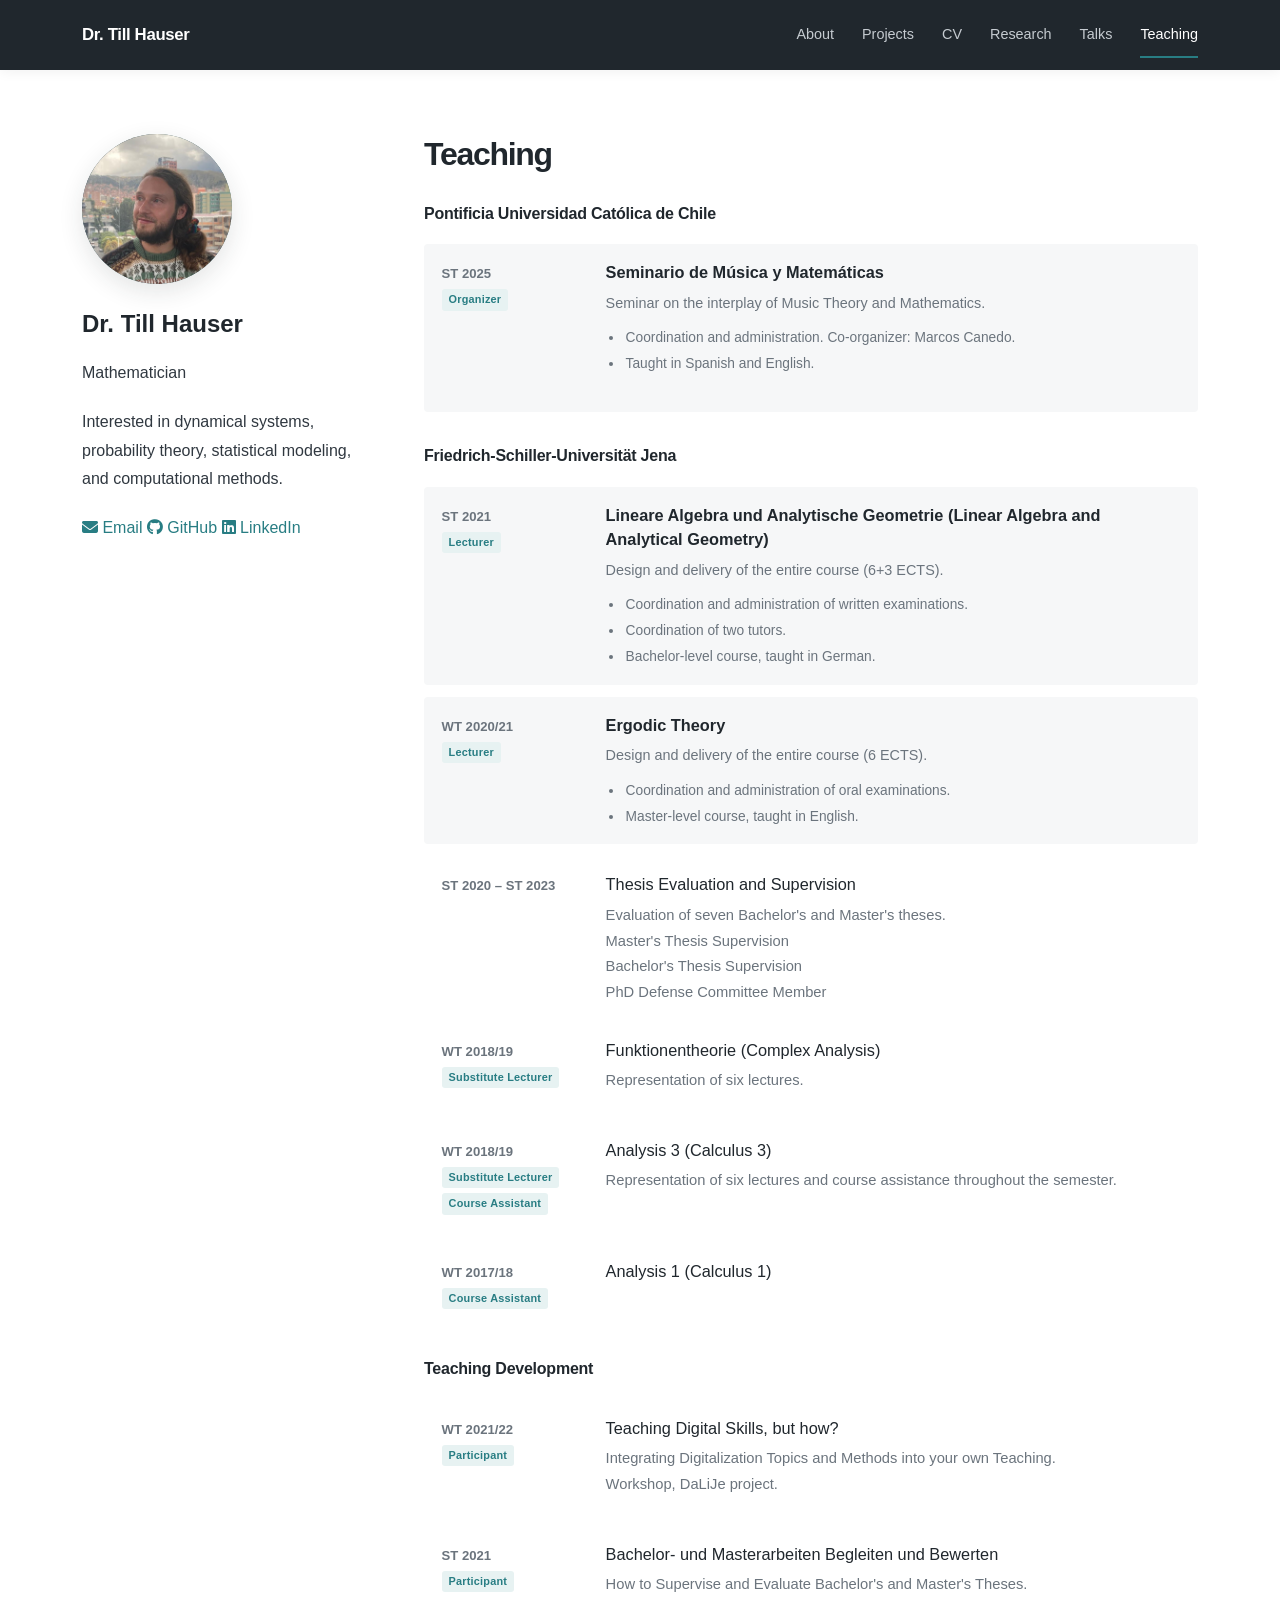
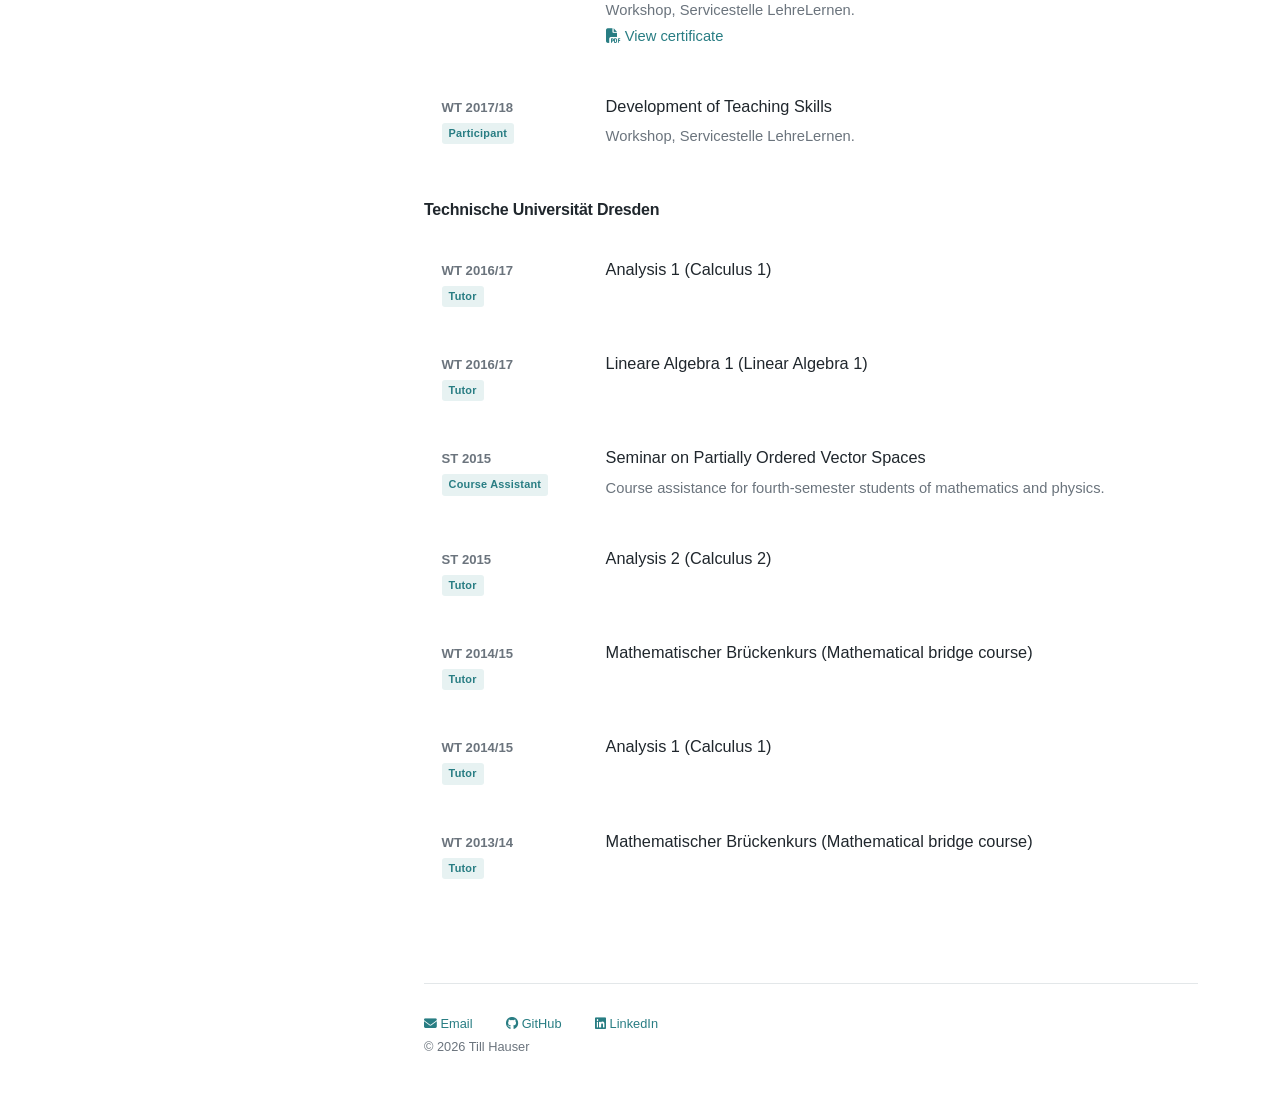
<file: teaching.html>
<!DOCTYPE html>
<html lang="en">
<head>
    <meta charset="UTF-8">
    <meta name="viewport" content="width=device-width, initial-scale=1.0">

    <title>Homepage of Dr. Till Hauser</title>

    <meta
        name="description"
        content="Personal website of Dr. Till Hauser."
    >

    <link rel="stylesheet" href="css/style.css">
    <script src="js/main.js" defer></script>

    <link rel="stylesheet" href="https://cdnjs.cloudflare.com/ajax/libs/font-awesome/6.7.2/css/all.min.css">
</head>

<body>

    <!-- Site navigation -->
    <header class="site-header">
        <div class="header-inner">
            <a href="index.html" class="site-title">Dr. Till Hauser</a>

            <button
                class="menu-toggle"
                id="menu-toggle"
                aria-label="Open navigation menu"
                aria-expanded="false"
                aria-controls="main-navigation">
                <span></span>
                <span></span>
                <span></span>
            </button>

            <nav class="main-navigation" id="main-navigation" aria-label="Main navigation">
                <a href="index.html" class="nav-link">About</a>
                <a href="projects.html" class="nav-link">Projects</a>
                <a href="cv.html" class="nav-link">CV</a>
                <a href="research.html" class="nav-link">Research</a>
                <a href="talks.html" class="nav-link">Talks</a>
                <a href="teaching.html" class="nav-link active">Teaching</a>
            </nav>
        </div>
    </header>


    <!-- Main Layout -->
    <div class="page-layout">

        <!-- Sidebar -->
        <aside class="sidebar">

            <div class="profile">

                <div class="profile-image">
                    <img src="images/face.jpg" alt="">
                </div>

                <h1 class="profile-name">
                    Dr. Till Hauser
                </h1>

                <p class="profile-role">
                    Mathematician
                </p>

                <p class="profile-description">
                    Interested in dynamical systems, probability theory, statistical
                    modeling, and computational methods.
                </p>

                <div class="profile-links">

                    <a href="mailto:hauser.math@mail.de">
                        <i class="fa-solid fa-envelope link-icon"></i>
                        Email
                    </a>

                    <a href="https://github.com/TillHauser"
                       target="_blank"
                       rel="noopener noreferrer">
                        <i class="fa-brands fa-github link-icon"></i>
                        GitHub
                    </a>

                    <a href="https://www.linkedin.com/in/till-hauser-2a17a729b/"
                       target="_blank"
                       rel="noopener noreferrer">
                        <i class="fa-brands fa-linkedin link-icon"></i>
                        LinkedIn
                    </a>

                </div>

            </div>
        </aside>

        <!-- Main Content -->
        <main class="main-content" id="home">


            <!-- Teaching -->
            <div class="content-section">

                <h2>Teaching</h2>

                <!-- Pontificia Universidad Católica de Chile -->
                <div class="teaching-institution">

                    <h4 class="teaching-institution-heading">
                        Pontificia Universidad Católica de Chile
                    </h4>

                    <div class="cv-list cv-list-teaching">

                        <div class="cv-item cv-item-featured">
                            <div class="cv-item-date">
                                <span class="cv-date-period">ST 2025</span>
                                <span class="cv-role-label">Organizer</span>
                            </div>

                            <div>
                                <span class="cv-item-title">
                                    Seminario de Música y Matemáticas
                                </span>

                                <p class="cv-item-description">
                                    Seminar on the interplay of Music Theory and Mathematics.
                                <ul class="cv-detail-list">
                                    <li>Coordination and administration. Co-organizer: Marcos Canedo.</li>
                                    <li>Taught in Spanish and English.</li>
                                </ul>
                                </p>
                            </div>
                        </div>

                    </div>

                </div>


                <!-- Friedrich-Schiller-Universität Jena -->
                <div class="teaching-institution">

                    <h4 class="teaching-institution-heading">
                        Friedrich-Schiller-Universität Jena
                    </h4>

                    <div class="cv-list cv-list-teaching">

                        <!-- Linear Algebra -->
                        <div class="cv-item cv-item-featured">
                            <div class="cv-item-date">
                                <span class="cv-date-period">ST 2021</span>
                                <span class="cv-role-label">Lecturer</span>
                            </div>

                            <div>
                                <span class="cv-item-title">
                                    Lineare Algebra und Analytische Geometrie 
                                    (Linear Algebra and Analytical Geometry)                             
                                </span>

                                <p class="cv-item-description">
                                    Design and delivery of the entire course (6+3 ECTS).
                                </p>

                                <ul class="cv-detail-list">
                                    <li>Coordination and administration of written examinations.</li>
                                    <li>Coordination of two tutors.</li>
                                    <li>Bachelor-level course, taught in German.</li>
                                </ul>
                            </div>
                        </div>


                        <!-- Ergodic Theory -->
                        <div class="cv-item cv-item-featured">
                            <div class="cv-item-date">
                                <span class="cv-date-period">WT 2020/21</span>
                                <span class="cv-role-label">Lecturer</span>
                            </div>

                            <div>
                                <span class="cv-item-title">
                                    Ergodic Theory
                                </span>

                                <p class="cv-item-description">
                                    Design and delivery of the entire course (6 ECTS).
                                </p>

                                <ul class="cv-detail-list">
                                    <li>Coordination and administration of oral examinations.</li>
                                    <li>Master-level course, taught in English.</li>
                                </ul>
                            </div>
                        </div>


                        
                <div class="cv-list cv-list-teaching">

                    <div class="cv-item cv-item-secondary">
                        <div class="cv-item-date">
                            <span class="cv-date-period">ST 2020 – ST 2023</span>
                        </div>

                        <div>
                            <span class="cv-item-title">
                                Thesis Evaluation and Supervision
                            </span>

                            <p class="cv-item-description">
                                Evaluation of seven Bachelor's and Master's theses.
                                <br>
                                Master's Thesis Supervision
                                <br>
                                Bachelor's Thesis Supervision
                                <br>
                                PhD Defense Committee Member
                            </p>
                        </div>
                    </div>
                </div>


                        <!-- Complex Analysis -->
                        <div class="cv-item cv-item-secondary">
                            <div class="cv-item-date">
                                <span class="cv-date-period">WT 2018/19</span>
                                <span class="cv-role-label">Substitute Lecturer</span>
                            </div>

                            <div>
                                <span class="cv-item-title">
                                    Funktionentheorie (Complex Analysis)
                                </span>

                                <p class="cv-item-description">
                                    Representation of six lectures.
                                </p>
                            </div>
                        </div>


                        <!-- Analysis 3 -->
                        <div class="cv-item cv-item-secondary">
                            <div class="cv-item-date">
                                <span class="cv-date-period">WT 2018/19</span>
                                <span class="cv-role-label">Substitute Lecturer</span>
                                <span class="cv-role-label">Course Assistant</span>
                            </div>

                            <div>
                                <span class="cv-item-title">
                                    Analysis 3 (Calculus 3)
                                </span>

                                <p class="cv-item-description">
                                    Representation of six lectures and course assistance
                                    throughout the semester.
                                </p>
                            </div>
                        </div>


                        <!-- Analysis 1 -->
                        <div class="cv-item cv-item-secondary">
                            <div class="cv-item-date">
                                <span class="cv-date-period">WT 2017/18</span>
                                <span class="cv-role-label">Course Assistant</span>
                            </div>

                            <div>
                                <span class="cv-item-title">
                                    Analysis 1 (Calculus 1)
                                </span>
                            </div>
                        </div>

                    </div>

                </div>




                <!-- Teaching Development -->
                <div class="teaching-institution">

                    <h4 class="teaching-institution-heading">
                        Teaching Development
                    </h4>

                    <div class="cv-list cv-list-teaching">

                        <div class="cv-item cv-item-secondary">
                            <div class="cv-item-date">
                                <span class="cv-date-period">WT 2021/22</span>
                                <span class="cv-role-label">Participant</span>
                            </div>

                            <div>
                                <span class="cv-item-title">
                                    Teaching Digital Skills, but how?
                                </span>

                                <p class="cv-item-description">
                                    Integrating Digitalization Topics and Methods into
                                    your own Teaching.
                                    <br>
                                    Workshop, DaLiJe project.
                                </p>
                            </div>
                        </div>

                        <div class="cv-item cv-item-secondary">
                            <div class="cv-item-date">
                                <span class="cv-date-period">ST 2021</span>
                                <span class="cv-role-label">Participant</span>
                            </div>

                            <div>
                                <span class="cv-item-title">
                                    Bachelor- und Masterarbeiten Begleiten und Bewerten
                                </span>

                                <p class="cv-item-description">
                                    How to Supervise and Evaluate Bachelor's and Master's
                                    Theses.
                                    <br>
                                    Workshop, Servicestelle LehreLernen.
                                    <br>
                                    <a href="files/Zertifikat_Ba_Ma_Arbeiten_Hauser.pdf"
                                        target="_blank"
                                        rel="noopener noreferrer"
                                        class="certificate-link">
                                            <i class="fa-solid fa-file-pdf"></i>
                                            View certificate 
                                    </a>                                    
                                </p>
                            </div>
                        </div>

                        <div class="cv-item cv-item-secondary">
                            <div class="cv-item-date">
                                <span class="cv-date-period">WT 2017/18</span>
                                <span class="cv-role-label">Participant</span>
                            </div>

                            <div>
                                <span class="cv-item-title">
                                    Development of Teaching Skills
                                </span>

                                <p class="cv-item-description">
                                    Workshop, Servicestelle LehreLernen.
                                </p>
                            </div>
                        </div>

                    </div>

                </div>



                <!-- Technische Universität Dresden -->
                <div class="teaching-institution">

                    <h4 class="teaching-institution-heading">
                        Technische Universität Dresden
                    </h4>

                    <div class="cv-list cv-list-teaching">

                        <!-- Analysis 1 and Linear Algebra 1 -->
                        <div class="cv-item cv-item-secondary">
                            <div class="cv-item-date">
                                <span class="cv-date-period">WT 2016/17</span>
                                <span class="cv-role-label">Tutor</span>
                            </div>

                            <div>
                                <span class="cv-item-title">
                                    Analysis 1 (Calculus 1)
                                </span>
                            </div>
                        </div>

                        <div class="cv-item cv-item-secondary">
                            <div class="cv-item-date">
                                <span class="cv-date-period">WT 2016/17</span>
                                <span class="cv-role-label">Tutor</span>
                            </div>

                            <div>
                                <span class="cv-item-title">
                                    Lineare Algebra 1 (Linear Algebra 1)
                                </span>
                            </div>
                        </div>

                        <!-- Seminar -->
                        <div class="cv-item cv-item-secondary">
                            <div class="cv-item-date">
                                <span class="cv-date-period">ST 2015</span>
                                <span class="cv-role-label">Course Assistant</span>
                            </div>

                            <div>
                                <span class="cv-item-title">
                                    Seminar on Partially Ordered Vector Spaces
                                </span>

                                <p class="cv-item-description">
                                    Course assistance for fourth-semester students
                                    of mathematics and physics.
                                </p>
                            </div>
                        </div>

                        <!-- Analysis 2 -->
                        <div class="cv-item cv-item-secondary">
                            <div class="cv-item-date">
                                <span class="cv-date-period">ST 2015</span>
                                <span class="cv-role-label">Tutor</span>
                            </div>

                            <div>
                                <span class="cv-item-title">
                                    Analysis 2 (Calculus 2)
                                </span>
                            </div>
                        </div>

                        <!-- Winter Semester 2014/15 -->
                        <div class="cv-item cv-item-secondary">
                            <div class="cv-item-date">
                                <span class="cv-date-period">WT 2014/15</span>
                                <span class="cv-role-label">Tutor</span>
                            </div>

                            <div>
                                <span class="cv-item-title">
                                    Mathematischer Brückenkurs (Mathematical bridge course)
                                </span>
                            </div>
                        </div>

                        <div class="cv-item cv-item-secondary">
                            <div class="cv-item-date">
                                <span class="cv-date-period">WT 2014/15</span>
                                <span class="cv-role-label">Tutor</span>
                            </div>

                            <div>
                                <span class="cv-item-title">
                                    Analysis 1 (Calculus 1)
                                </span>
                            </div>
                        </div>

                        <!-- Winter Semester 2013/14 -->
                        <div class="cv-item cv-item-secondary">
                            <div class="cv-item-date">
                                <span class="cv-date-period">WT 2013/14</span>
                                <span class="cv-role-label">Tutor</span>
                            </div>

                            <div>
                                <span class="cv-item-title">
                                    Mathematischer Brückenkurs (Mathematical bridge course)
                                </span>
                            </div>
                        </div>

                    </div>

                </div>


            </div>


            <!-- Footer -->
            <footer class="site-footer">

                <a href="mailto:hauser.math@mail.de"
                   class = "footer-link">
                    <i class="fa-solid fa-envelope link-icon"></i>
                    Email
                </a>

                <a href="https://github.com/TillHauser"
                   target="_blank"
                   rel="noopener noreferrer"
                   class = "footer-link">
                    <i class="fa-brands fa-github link-icon"></i>
                    GitHub
                </a>

                <a href="https://www.linkedin.com/in/till-hauser-2a17a729b/"
                   target="_blank"
                   rel="noopener noreferrer"
                   class = "footer-link">
                    <i class="fa-brands fa-linkedin link-icon"></i>
                    LinkedIn
                </a>

                <p>
                    © <span id="current-year"></span>
                    Till Hauser
                </p>

            </footer>

        </main>

    </div>

</body>
</html>
</file>
<file: css/style.css>
/* =========================================
   1. Global settings
========================================= */

:root {
    --color-background: #fff;
    --color-surface: #f6f7f8;
    --color-header: #20272d;
    --color-text: #303840;
    --color-muted: #6b747d;
    --color-heading: #20272d;
    --color-accent: #287d83;
    --color-accent-light: #e7f2f2;
    --color-border: #e3e7e9;

    --font-main: "Segoe UI", "Helvetica Neue", Arial, sans-serif;

    --max-width: 1180px;
    --sidebar-width: 270px;
    --transition: 0.2s ease;
}

* {
    box-sizing: border-box;
}

html {
    scroll-behavior: smooth;
    scroll-padding-top: 90px;
}

body {
    margin: 0;
    background: var(--color-background);
    color: var(--color-text);
    font-family: var(--font-main);
    font-size: 16px;
    line-height: 1.8;
    -webkit-font-smoothing: antialiased;
}

a {
    color: var(--color-accent);
    text-decoration: none;
    transition: color var(--transition);
}

a:hover {
    color: #185e63;
}

h1, h2, h3 {
    color: var(--color-heading);
    line-height: 1.3;
    margin-top: 0;
}

h2 {
    font-size: 2rem;
    font-weight: 650;
    letter-spacing: -0.04em;
    margin-bottom: 1.5rem;
}

h3 {
    font-size: 1.2rem;
    font-weight: 650;
    margin-bottom: 0.5rem;
}

p {
    margin-top: 0;
    margin-bottom: 1.25rem;
}


/* =========================================
   2. Header and navigation
========================================= */

.site-header {
    position: sticky;
    top: 0;
    z-index: 100;
    background: var(--color-header);
    color: #fff;
    box-shadow: 0 2px 12px rgba(0, 0, 0, 0.06);
}

.header-inner {
    max-width: var(--max-width);
    min-height: 66px;
    margin: 0 auto;
    padding: 0 32px;
    display: flex;
    align-items: center;
    justify-content: space-between;
}

.site-title {
    color: #fff;
    font-size: 1.05rem;
    font-weight: 700;
    letter-spacing: -0.02em;
}

.site-title:hover {
    color: #b9dfe0;
}

.main-navigation {
    display: flex;
    align-items: center;
    gap: 28px;
}

.nav-link {
    position: relative;
    color: #c5cbd0;
    font-size: 0.9rem;
    font-weight: 500;
    padding: 22px 0;
}

.nav-link:hover,
.nav-link.active {
    color: #fff;
}

.nav-link.active::after {
    content: "";
    position: absolute;
    bottom: 12px;
    left: 0;
    width: 100%;
    height: 2px;
    background: var(--color-accent);
}

.menu-toggle {
    display: none;
    background: transparent;
    border: none;
    padding: 8px;
    cursor: pointer;
}

.menu-toggle span {
    display: block;
    width: 23px;
    height: 2px;
    margin: 5px 0;
    background: #fff;
}


/* =========================================
   3. Main page layout
========================================= */

.page-layout {
    max-width: var(--max-width);
    margin: 0 auto;
    padding: 64px 32px 40px;
    display: grid;
    grid-template-columns: var(--sidebar-width) minmax(0, 1fr);
    gap: 72px;
    align-items: start;
}

.main-content {
    min-width: 0;
}

.content-section {
    padding-bottom: 56px;
    margin-bottom: 56px;
    border-bottom: 1px solid var(--color-border);
}

.content-section:last-of-type {
    border-bottom: none;
    margin-bottom: 0;
}

.eyebrow {
    color: var(--color-accent);
    font-size: 0.72rem;
    font-weight: 700;
    letter-spacing: 0.13em;
    line-height: 1.5;
    margin-bottom: 14px;
}

.intro {
    color: #46515a;
    font-size: 1rem;
    font-weight: 400;
    line-height: 1.8;
    text-align: justify;
}


/* =========================================
   4. Sidebar and profile
========================================= */

.sidebar {
    position: sticky;
    top: 105px;
}

.profile {
    text-align: left;
}

.profile-image {
    width: 150px;
    height: 150px;
    margin-bottom: 24px;
    display: flex;
    align-items: center;
    justify-content: center;
    border-radius: 50%;
    overflow: hidden;
    background: linear-gradient(135deg, #263840, #497b80);
    box-shadow: 0 8px 24px rgba(32, 39, 45, 0.12);
}

.profile-image img {
    display: block;
    width: 100%;
    height: 100%;
    object-fit: cover;
    object-position: center;
}


/* =========================================
   5. Projects
========================================= */

.project {
    display: grid;
    grid-template-columns: 42px minmax(0, 1fr);
    gap: 18px;
    padding: 28px 0;
    border-top: 1px solid var(--color-border);
}

.project-number {
    color: #a0a9af;
    font-size: 0.82rem;
    font-weight: 600;
    padding-top: 4px;
}

.project-content p {
    color: var(--color-muted);
    font-size: 0.95rem;
}

.project-tags,
.talk-tags {
    display: flex;
    flex-wrap: wrap;
    gap: 8px;
    margin: 18px 0;
}

.project-tags span,
.talk-tags span {
    background: var(--color-accent-light);
    color: #28666a;
    padding: 4px 10px;
    border-radius: 4px;
    font-size: 0.75rem;
    font-weight: 600;
}

.project-link,
.text-link {
    font-size: 0.92rem;
    font-weight: 600;
}

.project-link span,
.text-link span {
    margin-left: 4px;
}


/* =========================================
   6. CV
========================================= */

/* Timeline */

.timeline {
    margin: 32px 0;
}

.timeline-item {
    display: grid;
    grid-template-columns: 125px minmax(0, 1fr);
    gap: 20px;
    padding-bottom: 30px;
    position: relative;
}

.timeline-item:last-child {
    padding-bottom: 0;
}

.timeline-date,
.cv-item-date {
    color: var(--color-muted);
    font-size: 0.82rem;
    font-weight: 600;
    line-height: 1.6;
    font-variant-numeric: tabular-nums;
}

.timeline-date {
    padding-top: 3px;
}

.timeline-item h3 {
    font-size: 1.05rem;
    margin-bottom: 5px;
}

.timeline-item p,
.cv-item-description {
    color: var(--color-muted);
    font-size: 0.9rem;
    line-height: 1.75;
    margin: 0;
}

/* CV headings */

.cv-subsection {
    margin-top: 42px;
}

.cv-subsection-heading,
.cv-category > h3 {
    font-size: 1.3rem;
    font-weight: 650;
    letter-spacing: -0.025em;
    margin-bottom: 20px;
    padding-bottom: 12px;
    border-bottom: 1px solid var(--color-border);
}

.cv-category {
    margin-top: 48px;
}

/* Languages */

.language-list {
    margin: 0;
}

.language-item {
    display: grid;
    grid-template-columns: 150px minmax(0, 1fr);
    gap: 20px;
    padding: 13px 0;
    border-bottom: 1px solid var(--color-border);
}

.language-item:last-child {
    border-bottom: none;
}

.language-name {
    color: var(--color-heading);
    font-size: 0.95rem;
    font-weight: 600;
}

.language-level {
    color: var(--color-muted);
    font-size: 0.9rem;
    line-height: 1.7;
}

/* CV entries */

.cv-list {
    margin: 0;
}

.cv-item {
    display: grid;
    grid-template-columns: 140px minmax(0, 1fr);
    gap: 24px;
    position: relative;
    padding-bottom: 34px;
}

.cv-item:last-child {
    padding-bottom: 0;
}

.cv-item-date {
    display: flex;
    flex-direction: column;
    align-items: flex-start;
    gap: 5px;
    padding-top: 3px;
}

.cv-date-period {
    font: inherit;
}

.cv-country {
    display: inline-flex;
    align-items: center;
    gap: 5px;
    color: var(--color-accent);
    font-size: 0.72rem;
    font-weight: 650;
    letter-spacing: 0.04em;
    line-height: 1.5;
}

.cv-country i {
    font-size: 0.7rem;
}

.cv-item-title {
    display: block;
    color: var(--color-heading);
    font-size: 1.02rem;
    font-weight: 650;
    line-height: 1.5;
    margin-bottom: 6px;
}

/* Featured and secondary entries */

.cv-item-featured {
    padding: 1rem 1.1rem;
    margin-bottom: 1rem;
    background: var(--color-surface);
    border-radius: 4px;
}

.cv-item-featured .cv-item-title {
    font-weight: 600;
}

.cv-item-secondary {
    padding: 0.45rem 0;
    margin-bottom: 0.35rem;
}

.cv-item-secondary .cv-item-title {
    font-weight: 500;
}

.cv-item-secondary .cv-item-description {
    font-size: 0.92rem;
}

/* International Experiences: consistent indentation */

.cv-list-international .cv-item-featured,
.cv-list-international .cv-item-secondary {
    padding: 1rem 1.1rem;
    margin-bottom: 1rem;
}

.cv-list-international .cv-item-secondary {
    background: transparent;
}

/* CV introductory text */

.cv-intro {
    color: var(--color-muted);
    font-size: 0.9rem;
    line-height: 1.75;
    margin: -8px 0 28px;
}

/* Remove CV timeline markers */

.cv-list::before,
.cv-item::before {
    display: none;
}


/* =========================================
   7. Publications
========================================= */

.dissertation-list {
    list-style: none;
    padding-left: 42px;
}

.publication-group {
    margin-top: 42px;
}

.publication-heading {
    font-size: 1.3rem;
    font-weight: 650;
    margin-bottom: 24px;
    padding-bottom: 12px;
    border-bottom: 1px solid var(--color-border);
}

.publication-list {
    list-style: none;
    counter-reset: publication-counter;
    margin: 0;
    padding: 0;
}

.publication-list[start="11"] {
    counter-reset: publication-counter 10;
}

.publication-list li {
    counter-increment: publication-counter;
    position: relative;
    padding: 0 0 26px 42px;
    margin-bottom: 26px;
    border-bottom: 1px solid var(--color-border);
}

.publication-list li::before {
    content: "[" counter(publication-counter) "]";
    position: absolute;
    left: 0;
    top: 1px;
    color: var(--color-muted);
    font-size: 0.85rem;
    font-weight: 600;
    font-variant-numeric: tabular-nums;
}

.publication-list li:last-child {
    border-bottom: none;
}

.authors {
    display: block;
    color: var(--color-text);
    font-size: 0.92rem;
    line-height: 1.7;
}

.publication-title {
    display: inline;
    color: var(--color-heading);
    font-size: 1rem;
    font-weight: 600;
    line-height: 1.7;
}

.publication-title:hover {
    color: var(--color-accent);
}

.journal {
    display: block;
    color: var(--color-muted);
    font-size: 0.9rem;
    line-height: 1.7;
    margin-top: 3px;
}

.doi {
    display: inline-block;
    color: var(--color-accent);
    font-size: 0.78rem;
    font-weight: 700;
    margin-top: 7px;
}

.doi:hover {
    text-decoration: underline;
}


/* =========================================
   8. Talks
========================================= */

.talk-year {
    margin: 44px 0 0;
}

.talk-year-heading {
    font-size: 1.3rem;
    font-weight: 650;
    margin-bottom: 8px;
    padding-bottom: 12px;
    border-bottom: 1px solid var(--color-border);
}

.talk-list {
    margin: 0;
}

.talk-item {
    display: grid;
    grid-template-columns: 76px minmax(0, 1fr);
    gap: 20px;
    padding: 22px 0;
    border-bottom: 1px solid var(--color-border);
}

.talk-item:last-child {
    border-bottom: none;
}

.talk-date {
    color: var(--color-muted);
    font-size: 0.85rem;
    font-weight: 600;
    font-variant-numeric: tabular-nums;
    padding-top: 3px;
}

.talk-heading {
    display: flex;
    flex-wrap: wrap;
    align-items: baseline;
    gap: 8px 12px;
}

.talk-title {
    font-size: 1.05rem;
    margin-bottom: 5px;
}

.talk-event {
    color: var(--color-muted);
    font-size: 0.9rem;
    line-height: 1.7;
    margin: 0;
}


/* =========================================
   9. Footer
========================================= */

.site-footer {
    margin-top: 32px;
    padding-top: 28px;
    border-top: 1px solid var(--color-border);
    color: var(--color-muted);
    font-size: 0.8rem;
}

.site-footer p {
    margin-bottom: 5px;
}

.footer-link {
    margin-right: 30px;
}


/* =========================================
   10. Responsive design
========================================= */

/* Tablets */

@media (max-width: 900px) {
    .page-layout {
        grid-template-columns: 220px minmax(0, 1fr);
        gap: 42px;
        padding: 48px 24px 32px;
    }

    .profile-image {
        width: 140px;
        height: 140px;
        margin-bottom: 20px;
    }

    .main-navigation {
        gap: 18px;
    }
}

/* Smartphones */

@media (max-width: 700px) {
    .header-inner {
        padding: 0 22px;
    }

    .menu-toggle {
        display: block;
    }

    .main-navigation {
        display: none;
        position: absolute;
        top: 66px;
        left: 0;
        right: 0;
        background: var(--color-header);
        padding: 12px 22px 22px;
        flex-direction: column;
        align-items: stretch;
        gap: 0;
    }

    .main-navigation.open {
        display: flex;
    }

    .nav-link {
        padding: 12px 0;
    }

    .nav-link.active::after {
        display: none;
    }

    .page-layout {
        display: flex;
        flex-direction: column;
        gap: 24px;
        padding: 24px 22px;
    }

    .sidebar {
        position: static;
        align-self: auto;
        width: 100%;
        height: auto;
        overflow: visible;
    }

    .profile {
        display: grid;
        grid-template-columns: 90px minmax(0, 1fr);
        column-gap: 20px;
        align-items: center;
    }

    .profile-image {
        width: 90px;
        height: 90px;
        grid-row: span 3;
        margin: 0;
        font-size: 1.8rem;
    }

    .profile-name {
        font-size: 1.35rem;
        margin-bottom: 2px;
    }

    .profile-role {
        margin-bottom: 4px;
    }

    .profile-description {
        font-size: 0.85rem;
        line-height: 1.6;
        margin-bottom: 0;
    }

    .profile-links {
        display: flex;
        grid-column: 1 / -1;
        flex-direction: row;
        flex-wrap: wrap;
        gap: 12px 20px;
        margin-top: 12px;
    }

    .profile-links a {
        font-size: 0.85rem;
    }

    .content-section {
        padding-bottom: 32px;
        margin-bottom: 32px;
    }

    h2 {
        font-size: 1.75rem;
        margin-bottom: 1rem;
    }

    .intro {
        font-size: 1rem;
        line-height: 1.7;
        text-align: left;
    }

    .cv-subsection,
    .cv-category {
        margin-top: 32px;
    }

    .cv-subsection-heading,
    .cv-category > h3 {
        font-size: 1.2rem;
        margin-bottom: 24px;
    }

    .language-item {
        grid-template-columns: 110px minmax(0, 1fr);
        gap: 12px;
    }

    .cv-item {
        grid-template-columns: 1fr;
        gap: 7px;
        padding-left: 0;
        padding-bottom: 28px;
    }

    .cv-item-date {
        font-size: 0.78rem;
        padding-top: 0;
    }

    .cv-item-title {
        font-size: 0.98rem;
    }

    .cv-item-description {
        font-size: 0.87rem;
    }

    .timeline-item {
        grid-template-columns: 1fr;
        gap: 5px;
    }

    /* Keep international entries aligned on mobile */

    .cv-list-international .cv-item {
        padding: 0.85rem 1rem;
        margin-bottom: 0.75rem;
    }

    .publication-list li {
        padding-left: 34px;
        margin-bottom: 22px;
        padding-bottom: 22px;
    }

    .publication-title {
        font-size: 0.95rem;
    }

    .authors,
    .journal {
        font-size: 0.85rem;
    }

    .talk-year {
        margin-top: 24px;
    }

    .talk-item {
        grid-template-columns: 1fr;
        gap: 5px;
        padding: 20px 0;
    }

    .talk-heading {
        display: block;
    }

    .talk-type {
        display: inline-block;
        margin: 3px 0 6px;
    }

    .talk-title {
        font-size: 1rem;
    }

    .talk-venue {
        font-size: 0.85rem;
    }
}

/* Very small smartphones */

@media (max-width: 420px) {
    .header-inner {
        padding: 0 16px;
    }

    .page-layout {
        padding: 20px 16px 24px;
        gap: 20px;
    }

    .profile {
        grid-template-columns: 72px minmax(0, 1fr);
        column-gap: 14px;
    }

    .profile-image {
        width: 72px;
        height: 72px;
        font-size: 1.5rem;
    }

    .profile-name {
        font-size: 1.2rem;
    }

    .profile-description {
        font-size: 0.82rem;
    }

    .profile-links {
        gap: 10px 16px;
    }

    .project {
        grid-template-columns: 28px minmax(0, 1fr);
        gap: 12px;
    }
}




/* =========================================
   11. Teaching Experience
========================================= */

/* Institution headings */

.teaching-institution {
    margin-top: 30px;
}

.teaching-institution:first-of-type {
    margin-top: 0;
}

.teaching-institution-heading {
    color: var(--color-heading);
    font-size: 1rem;
    font-weight: 650;
    letter-spacing: -0.015em;
    margin-bottom: 16px;
}

/* Teaching entries */

.cv-list-teaching .cv-item-featured,
.cv-list-teaching .cv-item-secondary {
    padding: 1rem 1.1rem;
    margin-bottom: 0.75rem;
}

.cv-list-teaching .cv-item-featured {
    background: var(--color-surface);
    border-radius: 4px;
}

.cv-list-teaching .cv-item-secondary {
    background: transparent;
}

.cv-list-teaching .cv-item:last-child {
    margin-bottom: 0;
}

/* Role labels */

.cv-role-label {
    display: inline-block;
    color: var(--color-accent);
    background: var(--color-accent-light);
    padding: 2px 7px;
    border-radius: 3px;
    font-size: 0.68rem;
    font-weight: 650;
    line-height: 1.6;
    letter-spacing: 0.02em;
}

/* Additional teaching responsibilities */

.cv-detail-list {
    color: var(--color-muted);
    font-size: 0.86rem;
    line-height: 1.7;
    margin: 10px 0 0;
    padding-left: 18px;
}

.cv-detail-list li {
    padding-left: 2px;
    margin-bottom: 3px;
}

.cv-detail-list li:last-child {
    margin-bottom: 0;
}

/* Responsive adjustments */

@media (max-width: 700px) {

    .teaching-institution {
        margin-top: 26px;
    }

    .teaching-institution-heading {
        font-size: 0.98rem;
        margin-bottom: 14px;
    }

    .cv-list-teaching .cv-item {
        padding: 0.85rem 1rem;
        margin-bottom: 0.75rem;
    }

    .cv-list-teaching .cv-item-date {
        flex-direction: row;
        flex-wrap: wrap;
        align-items: center;
        gap: 6px;
    }

    .cv-detail-list {
        font-size: 0.84rem;
    }
}
</file>
